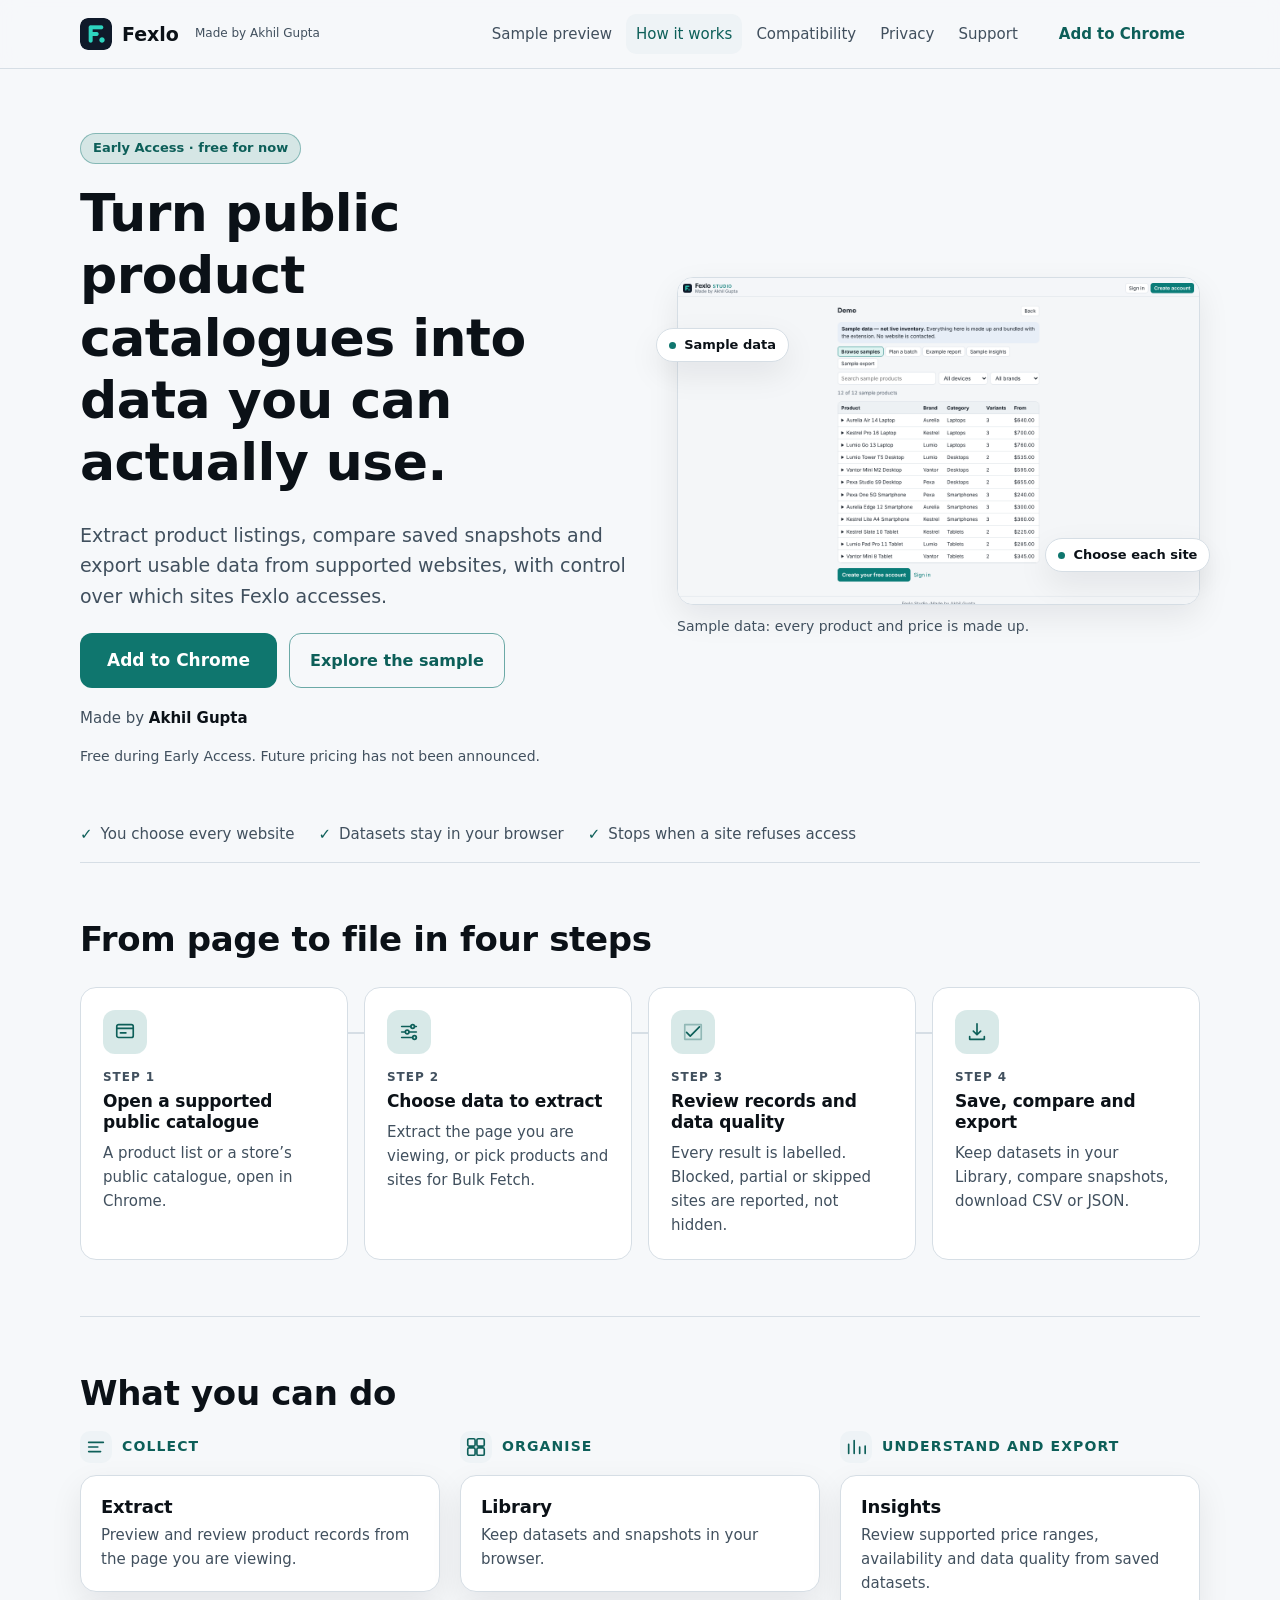
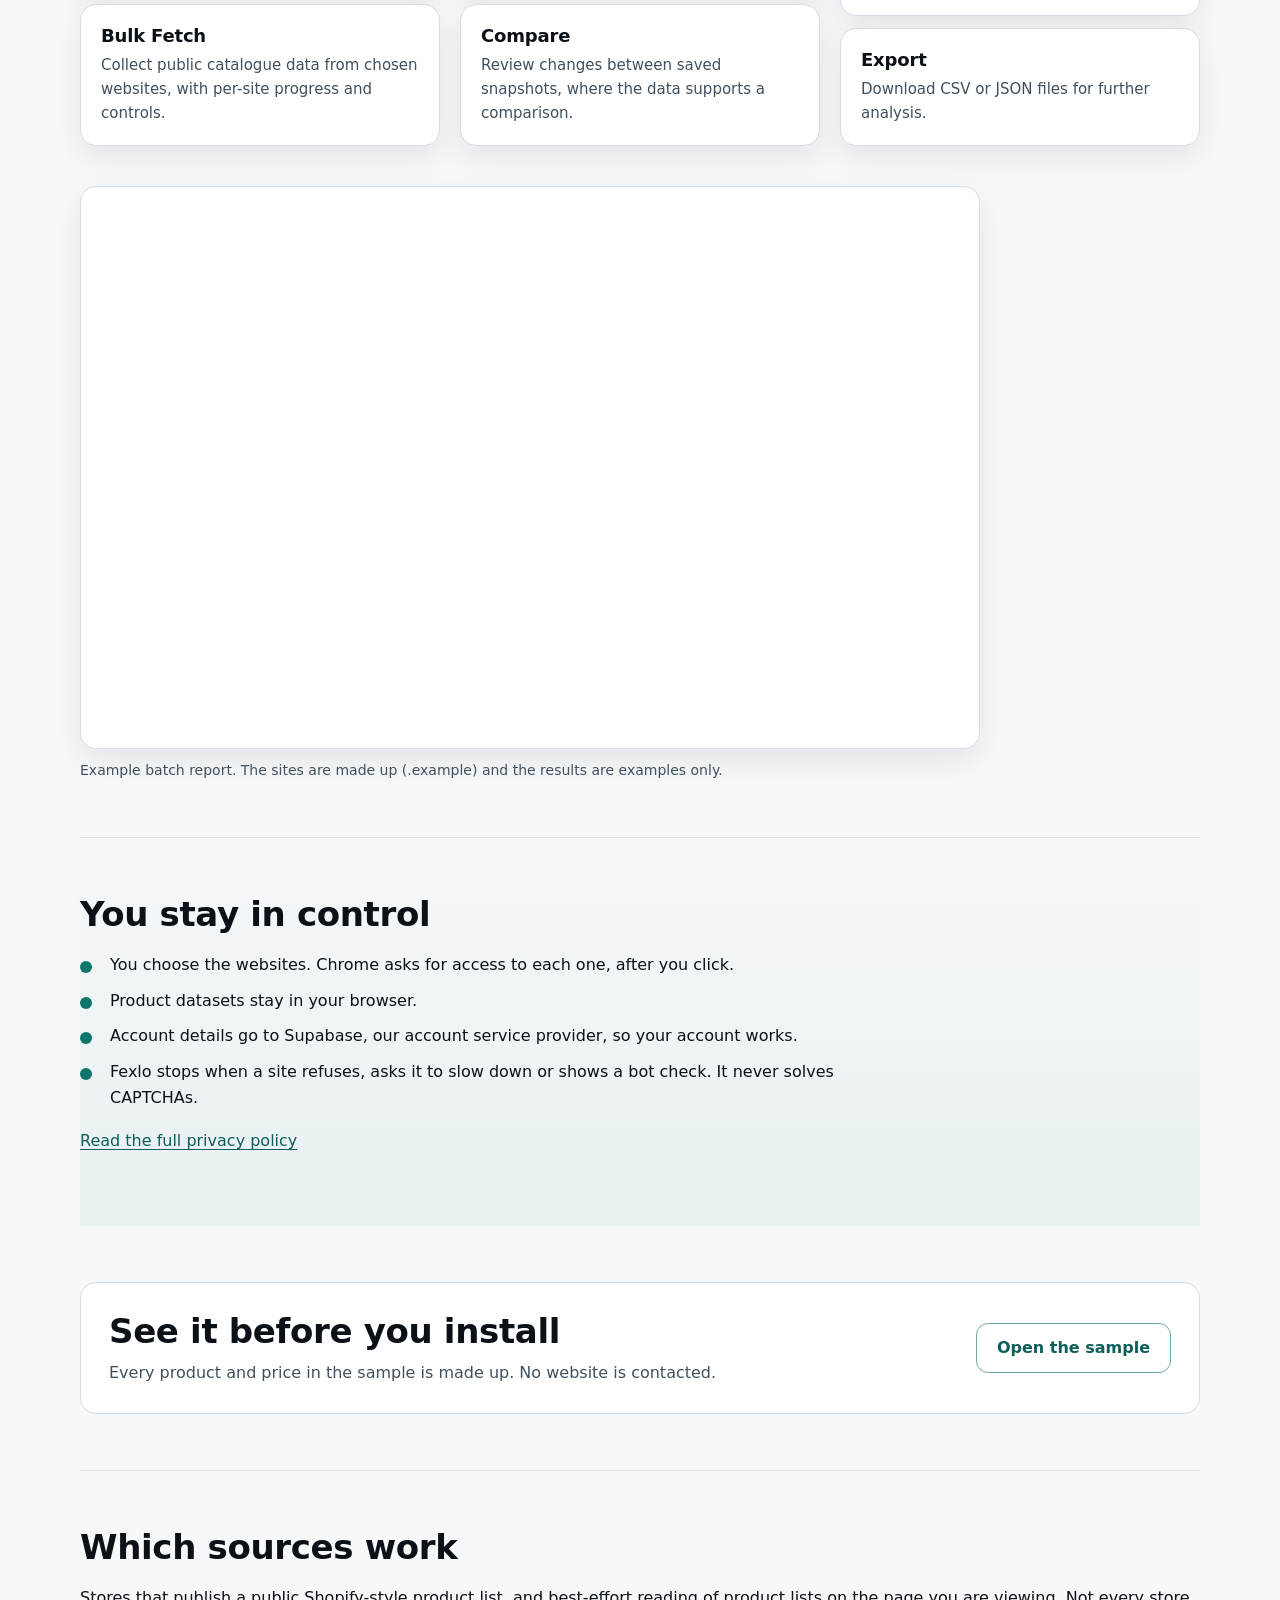
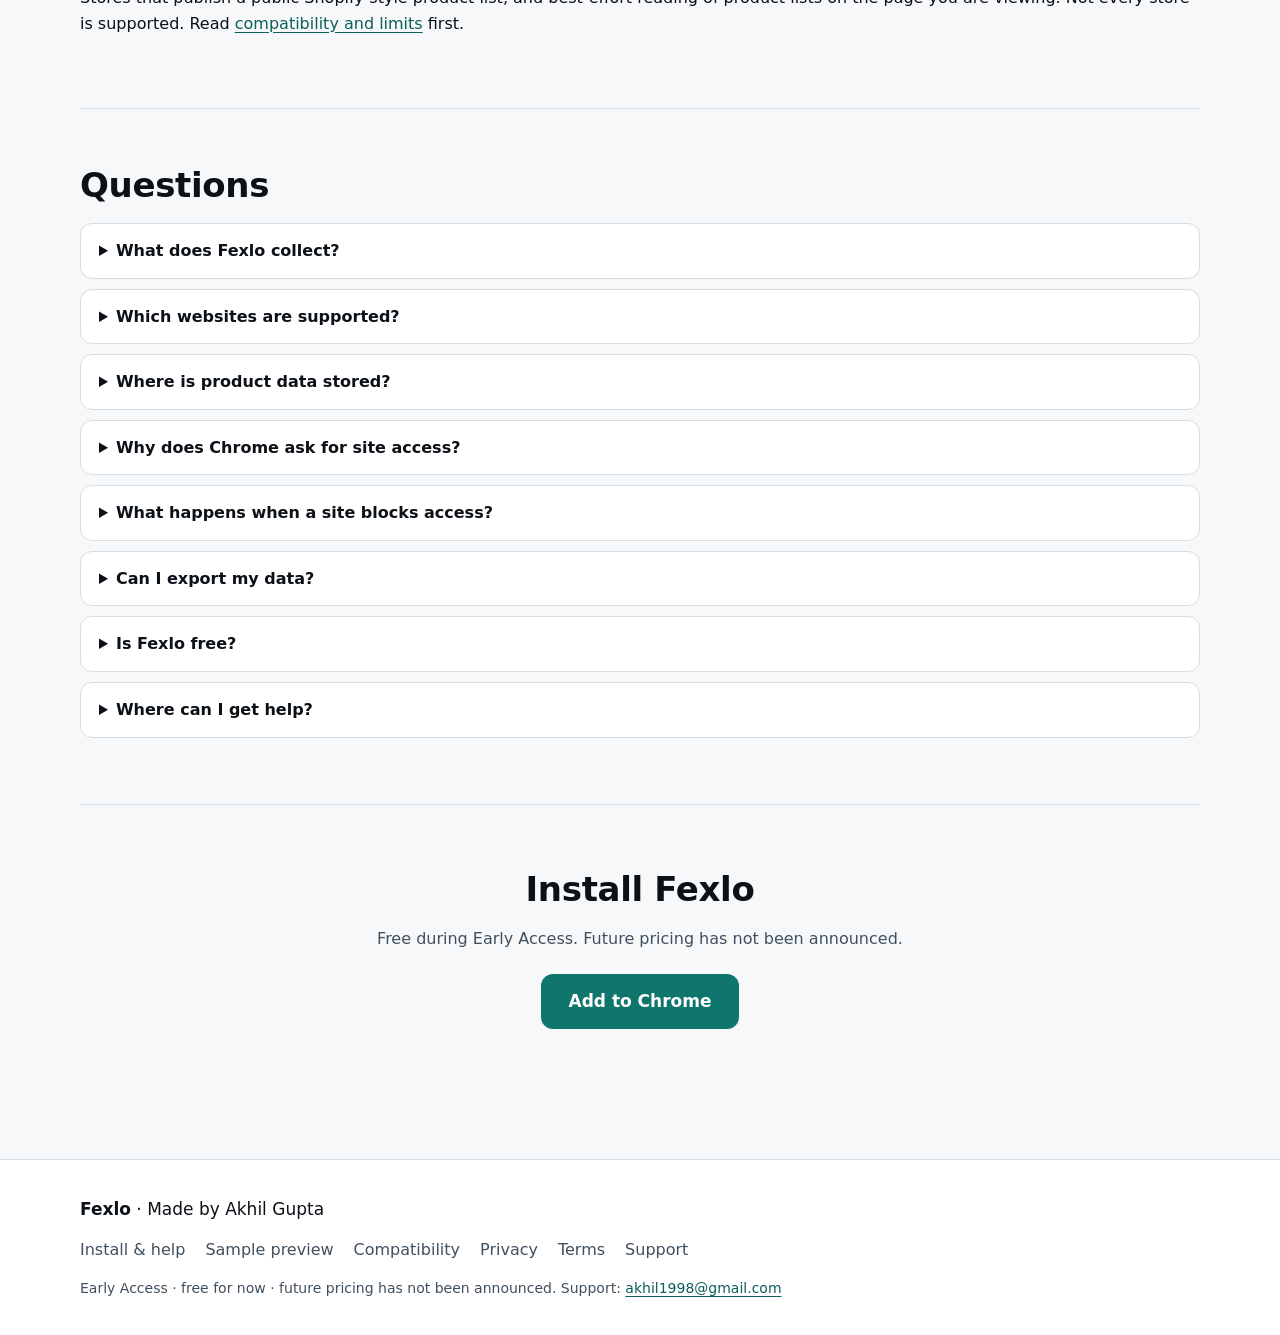
<file: index.html>
<!doctype html>
<html lang="en">
<head>
<meta charset="utf-8">
<meta name="viewport" content="width=device-width, initial-scale=1">
<meta http-equiv="Content-Security-Policy" content="default-src 'none'; style-src 'self'; script-src 'self'; img-src 'self' data:; connect-src 'none'; base-uri 'none'; form-action 'none'">
<meta name="referrer" content="no-referrer">
<meta name="description" content="Fexlo is a Chrome extension that extracts, collects, compares and exports public product-catalogue data from websites you choose. Your datasets stay in your browser.">

<meta name="google-site-verification" content="BBXklo4WTtRbkPVbNYLopD2M79CPD8dFow9ihCWFyF0" />
<link rel="canonical" href="https://akhilguptahub.github.io/fexlo-public-info/">
<meta property="og:url" content="https://akhilguptahub.github.io/fexlo-public-info/">
<meta property="og:site_name" content="Fexlo">
<meta property="og:type" content="website">
<meta property="og:title" content="Fexlo: collect, compare and export public product data">
<meta property="og:description" content="Fexlo is a Chrome extension that extracts, collects, compares and exports public product-catalogue data from websites you choose. Your datasets stay in your browser.">
<meta property="og:image" content="https://akhilguptahub.github.io/fexlo-public-info/assets/img/og.png">
<meta name="twitter:card" content="summary_large_image">
<link rel="icon" href="assets/img/icon-128.png" type="image/png">
<link rel="stylesheet" href="assets/site.css">
<title>Fexlo: collect, compare and export public product data</title>
</head>
<body>
<a class="skip" href="#main">Skip to content</a>
<header class="site-header"><div class="wrap bar">
<a class="brand" href="index.html"><img src="assets/img/icon-128.png" alt="" width="32" height="32"><span>Fexlo</span><small>Made by Akhil Gupta</small></a>
<nav class="nav" aria-label="Main"><a href="sample.html">Sample preview</a><a href="index.html#how" aria-current="page">How it works</a><a href="compatibility.html">Compatibility</a><a href="privacy.html">Privacy</a><a href="support.html">Support</a></nav>
<a class="btn small" href="https://chromewebstore.google.com/detail/fexlo/kklmomfoohafpghcfpenhpkfamjjnphf" target="_blank" rel="noopener noreferrer">Add to Chrome</a>
</div></header>
<main id="main"><div class="wrap">

<section class="hero" aria-labelledby="hero-title">
<div class="hero-copy">
<p class="eyebrow">Early Access · free for now</p>
<h1 id="hero-title">Turn public product catalogues into data you can actually use.</h1>
<p class="lead">Extract product listings, compare saved snapshots and export usable data from supported websites, with control over which sites Fexlo accesses.</p>
<div class="cta-row"><a class="btn primary big" href="https://chromewebstore.google.com/detail/fexlo/kklmomfoohafpghcfpenhpkfamjjnphf" target="_blank" rel="noopener noreferrer">Add to Chrome</a><a class="btn ghost" href="sample.html">Explore the sample</a></div>

<p class="byline">Made by <strong>Akhil Gupta</strong></p>
<p class="fine">Free during Early Access. Future pricing has not been announced.</p>
</div>
<figure class="shot">
<div class="frame"><img src="assets/img/demo-browse.png" alt="Fexlo browse view listing twelve made-up sample products with brand, category, variant count and price" width="1280" height="800" loading="eager" decoding="async"></div>
<span class="callout c1">Sample data</span>
<span class="callout c2">Choose each site</span>
<figcaption>Sample data: every product and price is made up.</figcaption>
</figure>
</section>
<ul class="facts" aria-label="Key facts">
<li>You choose every website</li>
<li>Datasets stay in your browser</li>
<li>Stops when a site refuses access</li>
</ul>

<section id="how" class="section" aria-labelledby="flow-title">
<h2 id="flow-title">From page to file in four steps</h2>
<div class="flow">
<div class="flow-line" aria-hidden="true"><span class="flow-dot"></span></div>
<ol class="flow-steps">
<li class="stage stage-1"><span class="stage-icon" aria-hidden="true"><svg viewBox="0 0 24 24" aria-hidden="true"><rect x="3" y="4" width="18" height="14" rx="2"/><path d="M3 8h18M7 13h6"/></svg></span><span class="stage-no">Step 1</span><h3>Open a supported public catalogue</h3><p>A product list or a store’s public catalogue, open in Chrome.</p></li>
<li class="stage stage-2"><span class="stage-icon" aria-hidden="true"><svg viewBox="0 0 24 24" aria-hidden="true"><path d="M4 6h10M18 6h2M4 12h4M12 12h8M4 18h12M20 18h0"/><circle cx="16" cy="6" r="2"/><circle cx="10" cy="12" r="2"/><circle cx="18" cy="18" r="2"/></svg></span><span class="stage-no">Step 2</span><h3>Choose data to extract</h3><p>Extract the page you are viewing, or pick products and sites for Bulk Fetch.</p></li>
<li class="stage stage-3"><span class="stage-icon" aria-hidden="true"><svg viewBox="0 0 24 24" aria-hidden="true"><path d="M5 12.5l4 4 10-10"/><path d="M3 4h18v16H3z" opacity=".35"/></svg></span><span class="stage-no">Step 3</span><h3>Review records and data quality</h3><p>Every result is labelled. Blocked, partial or skipped sites are reported, not hidden.</p></li>
<li class="stage stage-4"><span class="stage-icon" aria-hidden="true"><svg viewBox="0 0 24 24" aria-hidden="true"><path d="M12 3v12m0 0l-4-4m4 4l4-4"/><path d="M4 17v3h16v-3"/></svg></span><span class="stage-no">Step 4</span><h3>Save, compare and export</h3><p>Keep datasets in your Library, compare snapshots, download CSV or JSON.</p></li>
</ol>
</div>
</section>

<section class="section" aria-labelledby="features-title">
<h2 id="features-title">What you can do</h2>
<div class="chapters">
<div class="chapter"><p class="chapter-name"><span class="chapter-icon" aria-hidden="true"><svg viewBox="0 0 24 24" aria-hidden="true"><path d="M4 7h16M4 12h10M4 17h13"/></svg></span>Collect</p><article class="card"><h3>Extract</h3><p>Preview and review product records from the page you are viewing.</p></article><article class="card"><h3>Bulk Fetch</h3><p>Collect public catalogue data from chosen websites, with per-site progress and controls.</p></article></div>
<div class="chapter"><p class="chapter-name"><span class="chapter-icon" aria-hidden="true"><svg viewBox="0 0 24 24" aria-hidden="true"><rect x="3" y="3" width="8" height="8" rx="1.5"/><rect x="13" y="3" width="8" height="8" rx="1.5"/><rect x="3" y="13" width="8" height="8" rx="1.5"/><rect x="13" y="13" width="8" height="8" rx="1.5"/></svg></span>Organise</p><article class="card"><h3>Library</h3><p>Keep datasets and snapshots in your browser.</p></article><article class="card"><h3>Compare</h3><p>Review changes between saved snapshots, where the data supports a comparison.</p></article></div>
<div class="chapter"><p class="chapter-name"><span class="chapter-icon" aria-hidden="true"><svg viewBox="0 0 24 24" aria-hidden="true"><path d="M4 19V9m6 10V5m6 14v-7m6 7V11"/></svg></span>Understand and export</p><article class="card"><h3>Insights</h3><p>Review supported price ranges, availability and data quality from saved datasets.</p></article><article class="card"><h3>Export</h3><p>Download CSV or JSON files for further analysis.</p></article></div>
</div>
<figure class="shot shot-wide">
<div class="frame"><img src="assets/img/demo-batch-report.png" alt="Example batch report with three made-up sites, each with its own result label" width="1280" height="800" loading="eager" decoding="async"></div>
<figcaption>Example batch report. The sites are made up (.example) and the results are examples only.</figcaption>
</figure>
</section>

<section id="privacy-control" class="section trust" aria-labelledby="trust-title">
<h2 id="trust-title">You stay in control</h2>
<ul class="checks">
<li>You choose the websites. Chrome asks for access to each one, after you click.</li>
<li>Product datasets stay in your browser.</li>
<li>Account details go to Supabase, our account service provider, so your account works.</li>
<li>Fexlo stops when a site refuses, asks it to slow down or shows a bot check. It never solves CAPTCHAs.</li>
</ul>
<p class="more"><a href="privacy.html">Read the full privacy policy</a></p>
</section>

<section class="section band" aria-labelledby="sample-title">
<div>
<h2 id="sample-title">See it before you install</h2>
<p>Every product and price in the sample is made up. No website is contacted.</p>
</div>
<a class="btn ghost" href="sample.html">Open the sample</a>
</section>

<section class="section" aria-labelledby="compat-title">
<h2 id="compat-title">Which sources work</h2>
<p>Stores that publish a public Shopify-style product list, and best-effort reading of product lists on the page you are viewing. Not every store is supported. Read <a href="compatibility.html">compatibility and limits</a> first.</p>
</section>

<section class="section" id="faq" aria-labelledby="faq-title">
<h2 id="faq-title">Questions</h2>
<details><summary>What does Fexlo collect?</summary><p>Your account details, sent to our account service (Supabase). Product data, website lists and filters stay in your browser. The <a href="privacy.html">privacy policy</a> lists every item.</p></details>
<details><summary>Which websites are supported?</summary><p>Stores that publish a public Shopify-style product list, and product lists on the page you are viewing, on a best-effort basis. Not every store is supported. See <a href="compatibility.html">compatibility and limits</a>.</p></details>
<details><summary>Where is product data stored?</summary><p>In your browser, on your device. It is not uploaded to Fexlo’s account service. Delete it in the Library, or remove the extension.</p></details>
<details><summary>Why does Chrome ask for site access?</summary><p>Chrome requires permission before an extension can read a website. Fexlo asks for each site you add, one at a time, after you click.</p></details>
<details><summary>What happens when a site blocks access?</summary><p>Fexlo marks that site as blocked, stops reading it, and does not try to get past the block. Other sites in the batch continue.</p></details>
<details><summary>Can I export my data?</summary><p>Yes. Results and saved datasets export as CSV or JSON, with the source and capture time.</p></details>
<details><summary>Is Fexlo free?</summary><p>Free during Early Access. Future pricing has not been announced, so this is not a promise that it stays free.</p></details>
<details><summary>Where can I get help?</summary><p>Read the <a href="install.html">install and help guide</a>, then use the <a href="support.html">support page</a>. Include your Fexlo version (Settings, then About).</p></details>
</section>

<section class="final" aria-labelledby="final-title">
<h2 id="final-title">Install Fexlo</h2>
<p>Free during Early Access. Future pricing has not been announced.</p>
<div class="cta-row"><a class="btn primary big" href="https://chromewebstore.google.com/detail/fexlo/kklmomfoohafpghcfpenhpkfamjjnphf" target="_blank" rel="noopener noreferrer">Add to Chrome</a></div>

</section>
</div></main>
<footer class="site-footer"><div class="wrap foot">
<p class="foot-brand"><strong>Fexlo</strong> · Made by Akhil Gupta</p>
<nav class="foot-nav" aria-label="Footer">
<a href="install.html">Install &amp; help</a><a href="sample.html">Sample preview</a><a href="compatibility.html">Compatibility</a><a href="privacy.html">Privacy</a><a href="terms.html">Terms</a><a href="support.html">Support</a>
</nav>
<p class="fine">Early Access · free for now · future pricing has not been announced. Support: <a href="mailto:akhil1998@gmail.com">akhil1998@gmail.com</a></p>
</div></footer>

</body>
</html>
</file>
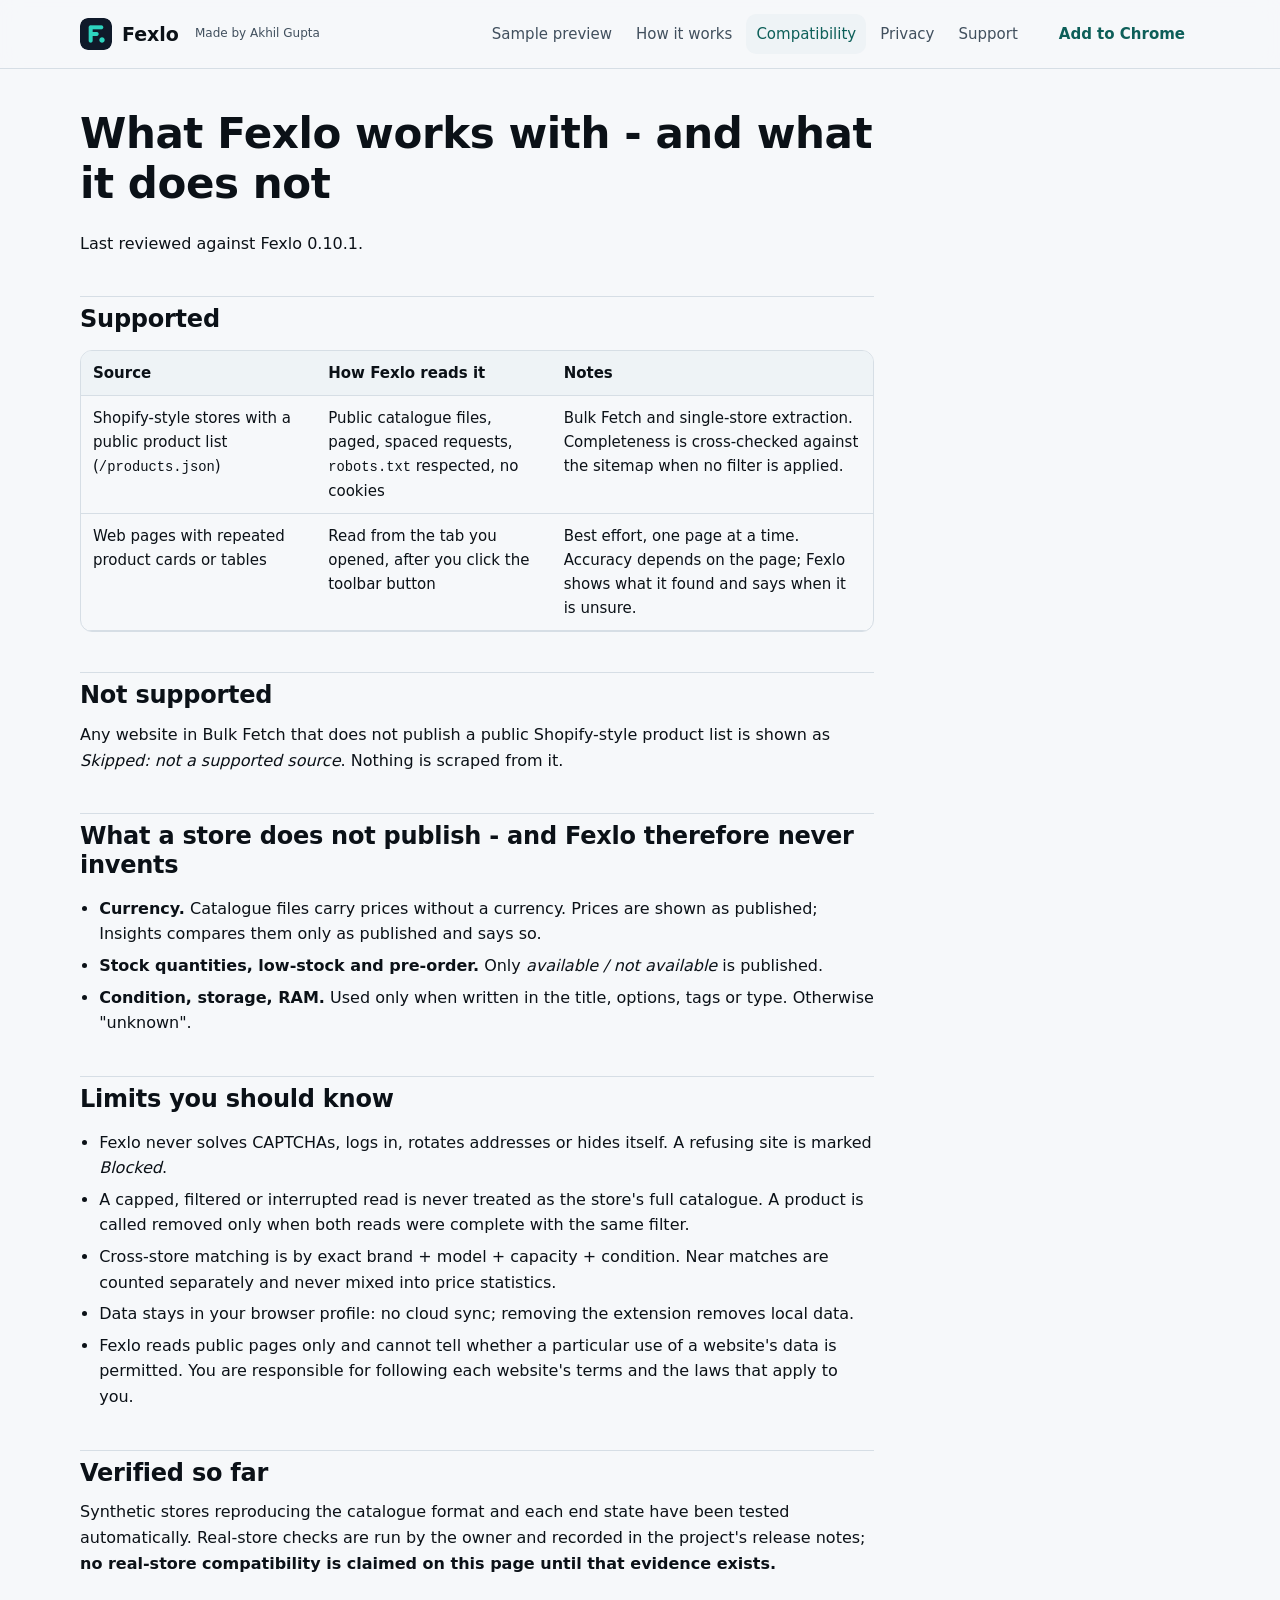
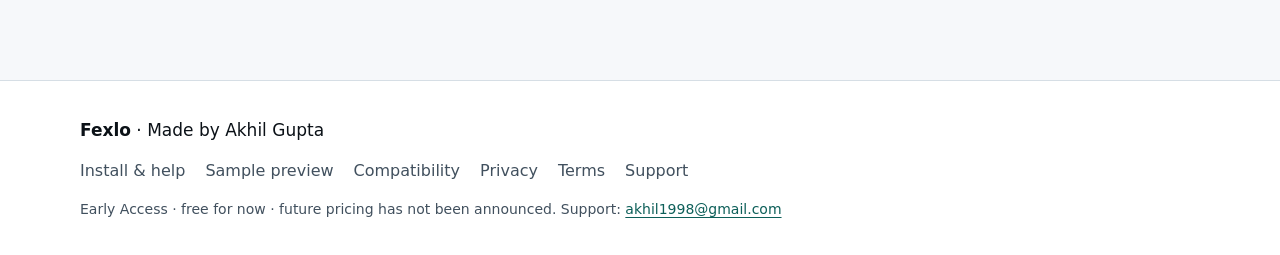
<file: compatibility.html>
<!doctype html>
<html lang="en">
<head>
<meta charset="utf-8">
<meta name="viewport" content="width=device-width, initial-scale=1">
<meta http-equiv="Content-Security-Policy" content="default-src 'none'; style-src 'self'; script-src 'self'; img-src 'self' data:; connect-src 'none'; base-uri 'none'; form-action 'none'">
<meta name="referrer" content="no-referrer">
<meta name="description" content="Which sources Fexlo can read, what it does not read, and its limits.">


<link rel="canonical" href="https://akhilguptahub.github.io/fexlo-public-info/compatibility.html">
<meta property="og:url" content="https://akhilguptahub.github.io/fexlo-public-info/compatibility.html">
<meta property="og:site_name" content="Fexlo">
<meta property="og:type" content="website">
<meta property="og:title" content="Compatibility and limits - Fexlo">
<meta property="og:description" content="Which sources Fexlo can read, what it does not read, and its limits.">
<meta property="og:image" content="https://akhilguptahub.github.io/fexlo-public-info/assets/img/og.png">
<meta name="twitter:card" content="summary_large_image">
<link rel="icon" href="assets/img/icon-128.png" type="image/png">
<link rel="stylesheet" href="assets/site.css">
<title>Compatibility and limits - Fexlo</title>
</head>
<body>
<a class="skip" href="#main">Skip to content</a>
<header class="site-header"><div class="wrap bar">
<a class="brand" href="index.html"><img src="assets/img/icon-128.png" alt="" width="32" height="32"><span>Fexlo</span><small>Made by Akhil Gupta</small></a>
<nav class="nav" aria-label="Main"><a href="sample.html">Sample preview</a><a href="index.html#how">How it works</a><a href="compatibility.html" aria-current="page">Compatibility</a><a href="privacy.html">Privacy</a><a href="support.html">Support</a></nav>
<a class="btn small" href="https://chromewebstore.google.com/detail/fexlo/kklmomfoohafpghcfpenhpkfamjjnphf" target="_blank" rel="noopener noreferrer">Add to Chrome</a>
</div></header>
<main id="main"><div class="wrap">
<article class="doc"><h1>What Fexlo works with - and what it does not</h1>
<p>Last reviewed against Fexlo 0.10.1.</p>
<h2>Supported</h2>
<div class="table-scroll"><table><thead><tr><th scope="col">Source</th><th scope="col">How Fexlo reads it</th><th scope="col">Notes</th></tr></thead><tbody><tr><td>Shopify-style stores with a public product list (<code>/products.json</code>)</td><td>Public catalogue files, paged, spaced requests, <code>robots.txt</code> respected, no cookies</td><td>Bulk Fetch and single-store extraction. Completeness is cross-checked against the sitemap when no filter is applied.</td></tr><tr><td>Web pages with repeated product cards or tables</td><td>Read from the tab you opened, after you click the toolbar button</td><td>Best effort, one page at a time. Accuracy depends on the page; Fexlo shows what it found and says when it is unsure.</td></tr></tbody></table></div>
<h2>Not supported</h2>
<p>Any website in Bulk Fetch that does not publish a public Shopify-style product list is shown as <em>Skipped: not a supported source</em>. Nothing is scraped from it.</p>
<h2>What a store does not publish - and Fexlo therefore never invents</h2>
<ul><li><strong>Currency.</strong> Catalogue files carry prices without a currency. Prices are shown as published; Insights compares them only as published and says so.</li><li><strong>Stock quantities, low-stock and pre-order.</strong> Only <em>available / not available</em> is published.</li><li><strong>Condition, storage, RAM.</strong> Used only when written in the title, options, tags or type. Otherwise &quot;unknown&quot;.</li></ul>
<h2>Limits you should know</h2>
<ul><li>Fexlo never solves CAPTCHAs, logs in, rotates addresses or hides itself. A refusing site is marked <em>Blocked</em>.</li><li>A capped, filtered or interrupted read is never treated as the store's full catalogue. A product is called removed only when both reads were complete with the same filter.</li><li>Cross-store matching is by exact brand + model + capacity + condition. Near matches are counted separately and never mixed into price statistics.</li><li>Data stays in your browser profile: no cloud sync; removing the extension removes local data.</li><li>Fexlo reads public pages only and cannot tell whether a particular use of a website's data is permitted. You are responsible for following each website's terms and the laws that apply to you.</li></ul>
<h2>Verified so far</h2>
<p>Synthetic stores reproducing the catalogue format and each end state have been tested automatically. Real-store checks are run by the owner and recorded in the project's release notes; <strong>no real-store compatibility is claimed on this page until that evidence exists.</strong></p></article>
</div></main>
<footer class="site-footer"><div class="wrap foot">
<p class="foot-brand"><strong>Fexlo</strong> · Made by Akhil Gupta</p>
<nav class="foot-nav" aria-label="Footer">
<a href="install.html">Install &amp; help</a><a href="sample.html">Sample preview</a><a href="compatibility.html">Compatibility</a><a href="privacy.html">Privacy</a><a href="terms.html">Terms</a><a href="support.html">Support</a>
</nav>
<p class="fine">Early Access · free for now · future pricing has not been announced. Support: <a href="mailto:akhil1998@gmail.com">akhil1998@gmail.com</a></p>
</div></footer>

</body>
</html>
</file>
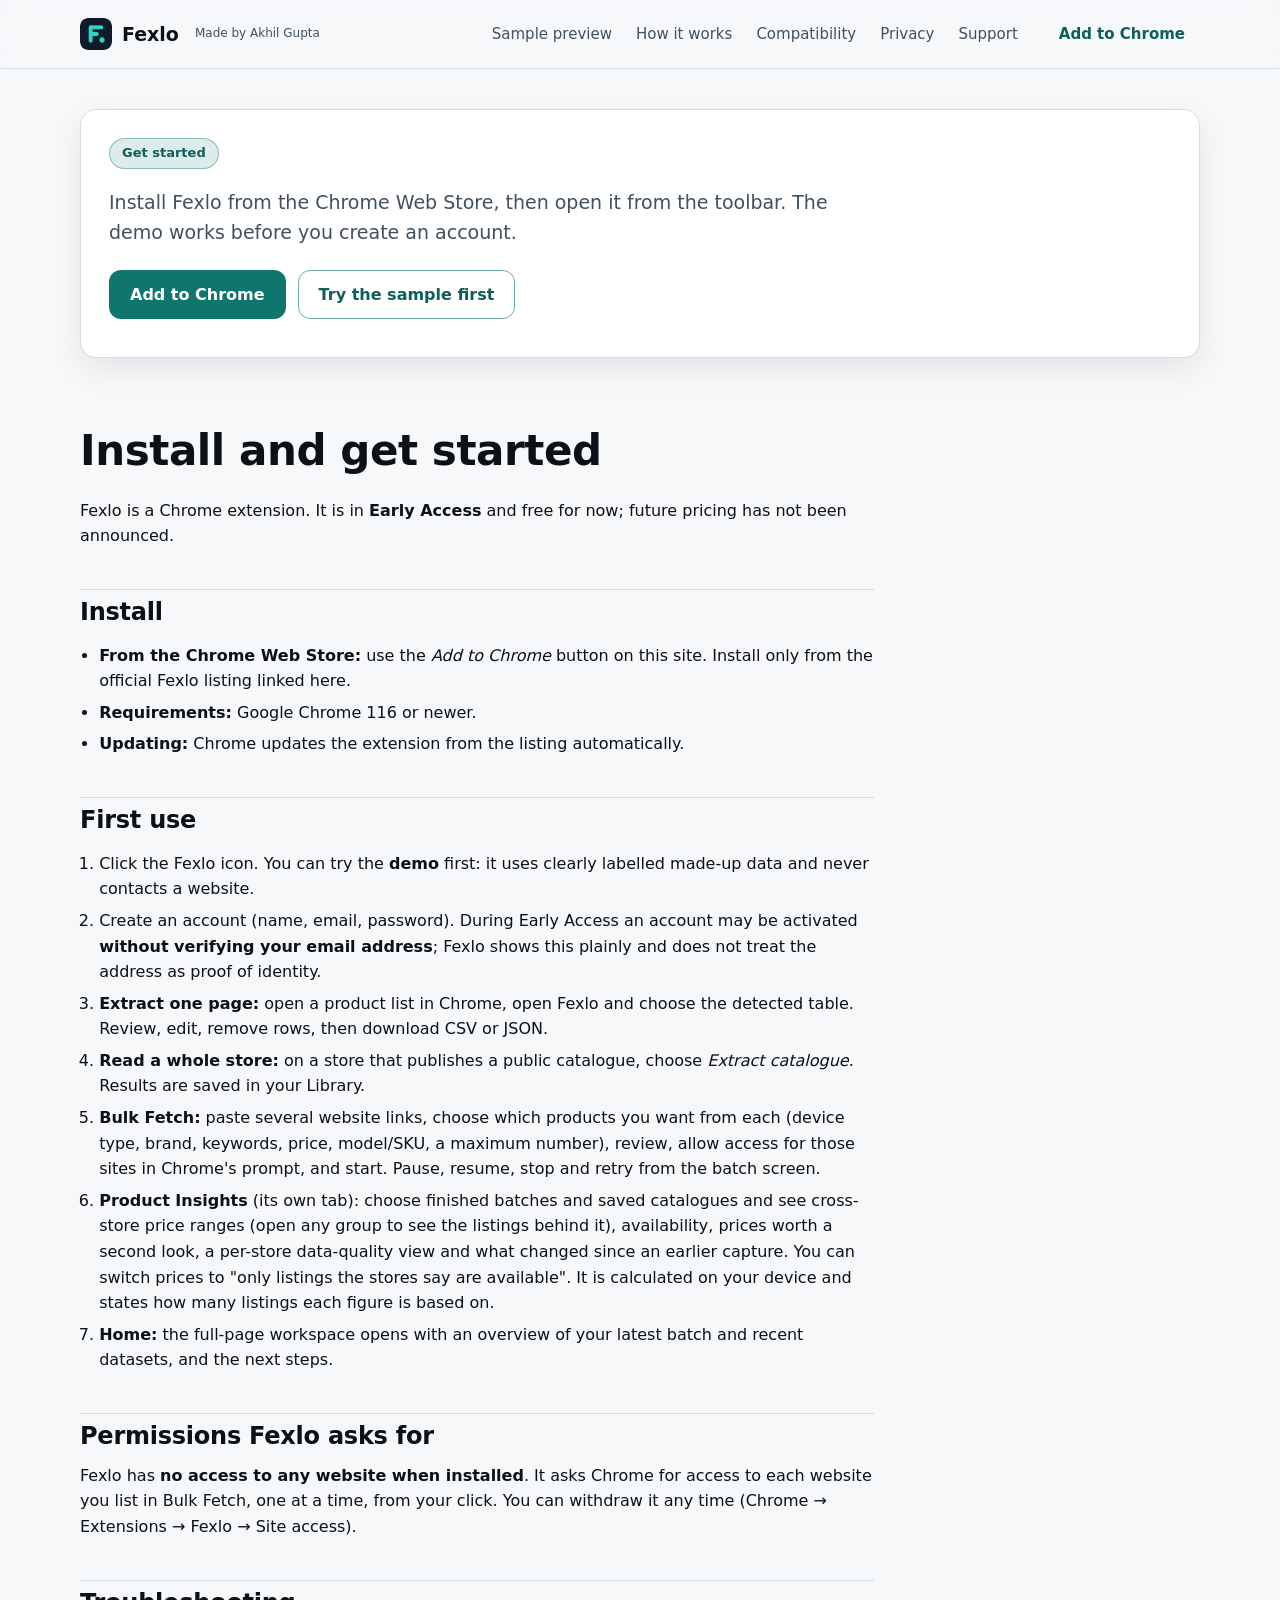
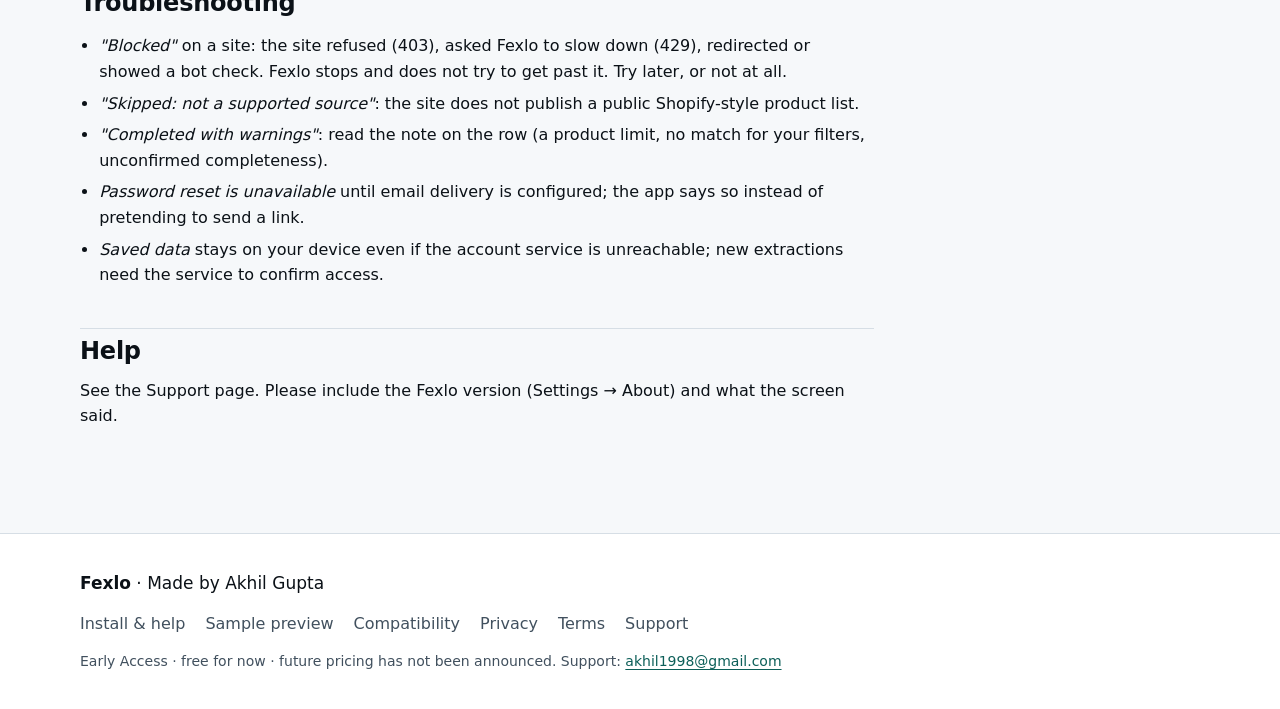
<file: install.html>
<!doctype html>
<html lang="en">
<head>
<meta charset="utf-8">
<meta name="viewport" content="width=device-width, initial-scale=1">
<meta http-equiv="Content-Security-Policy" content="default-src 'none'; style-src 'self'; script-src 'self'; img-src 'self' data:; connect-src 'none'; base-uri 'none'; form-action 'none'">
<meta name="referrer" content="no-referrer">
<meta name="description" content="Install Fexlo from the Chrome Web Store, get started in a few minutes and fix common problems.">


<link rel="canonical" href="https://akhilguptahub.github.io/fexlo-public-info/install.html">
<meta property="og:url" content="https://akhilguptahub.github.io/fexlo-public-info/install.html">
<meta property="og:site_name" content="Fexlo">
<meta property="og:type" content="website">
<meta property="og:title" content="Install and get started - Fexlo">
<meta property="og:description" content="Install Fexlo from the Chrome Web Store, get started in a few minutes and fix common problems.">
<meta property="og:image" content="https://akhilguptahub.github.io/fexlo-public-info/assets/img/og.png">
<meta name="twitter:card" content="summary_large_image">
<link rel="icon" href="assets/img/icon-128.png" type="image/png">
<link rel="stylesheet" href="assets/site.css">
<title>Install and get started - Fexlo</title>
</head>
<body>
<a class="skip" href="#main">Skip to content</a>
<header class="site-header"><div class="wrap bar">
<a class="brand" href="index.html"><img src="assets/img/icon-128.png" alt="" width="32" height="32"><span>Fexlo</span><small>Made by Akhil Gupta</small></a>
<nav class="nav" aria-label="Main"><a href="sample.html">Sample preview</a><a href="index.html#how">How it works</a><a href="compatibility.html">Compatibility</a><a href="privacy.html">Privacy</a><a href="support.html">Support</a></nav>
<a class="btn small" href="https://chromewebstore.google.com/detail/fexlo/kklmomfoohafpghcfpenhpkfamjjnphf" target="_blank" rel="noopener noreferrer">Add to Chrome</a>
</div></header>
<main id="main"><div class="wrap">
<div class="install-cta card-strong"><p class="eyebrow">Get started</p><p class="lead">Install Fexlo from the Chrome Web Store, then open it from the toolbar. The demo works before you create an account.</p><div class="cta-row"><a class="btn primary" href="https://chromewebstore.google.com/detail/fexlo/kklmomfoohafpghcfpenhpkfamjjnphf" target="_blank" rel="noopener noreferrer">Add to Chrome</a><a class="btn ghost" href="sample.html">Try the sample first</a></div></div>
<article class="doc"><h1>Install and get started</h1>
<p>Fexlo is a Chrome extension. It is in <strong>Early Access</strong> and free for now; future pricing has not been announced.</p>
<h2>Install</h2>
<ul><li><strong>From the Chrome Web Store:</strong> use the <em>Add to Chrome</em> button on this site. Install only from the official Fexlo listing linked here.</li><li><strong>Requirements:</strong> Google Chrome 116 or newer.</li><li><strong>Updating:</strong> Chrome updates the extension from the listing automatically.</li></ul>
<h2>First use</h2>
<ol><li>Click the Fexlo icon. You can try the <strong>demo</strong> first: it uses clearly labelled made-up data and never contacts a website.</li><li>Create an account (name, email, password). During Early Access an account may be activated <strong>without verifying your email address</strong>; Fexlo shows this plainly and does not treat the address as proof of identity.</li><li><strong>Extract one page:</strong> open a product list in Chrome, open Fexlo and choose the detected table. Review, edit, remove rows, then download CSV or JSON.</li><li><strong>Read a whole store:</strong> on a store that publishes a public catalogue, choose <em>Extract catalogue</em>. Results are saved in your Library.</li><li><strong>Bulk Fetch:</strong> paste several website links, choose which products you want from each (device type, brand, keywords, price, model/SKU, a maximum number), review, allow access for those sites in Chrome's prompt, and start. Pause, resume, stop and retry from the batch screen.</li><li><strong>Product Insights</strong> (its own tab): choose finished batches and saved catalogues and see cross-store price ranges (open any group to see the listings behind it), availability, prices worth a second look, a per-store data-quality view and what changed since an earlier capture. You can switch prices to &quot;only listings the stores say are available&quot;. It is calculated on your device and states how many listings each figure is based on.</li><li><strong>Home:</strong> the full-page workspace opens with an overview of your latest batch and recent datasets, and the next steps.</li></ol>
<h2>Permissions Fexlo asks for</h2>
<p>Fexlo has <strong>no access to any website when installed</strong>. It asks Chrome for access to each website you list in Bulk Fetch, one at a time, from your click. You can withdraw it any time (Chrome → Extensions → Fexlo → Site access).</p>
<h2>Troubleshooting</h2>
<ul><li><em>&quot;Blocked&quot;</em> on a site: the site refused (403), asked Fexlo to slow down (429), redirected or showed a bot check. Fexlo stops and does not try to get past it. Try later, or not at all.</li><li><em>&quot;Skipped: not a supported source&quot;</em>: the site does not publish a public Shopify-style product list.</li><li><em>&quot;Completed with warnings&quot;</em>: read the note on the row (a product limit, no match for your filters, unconfirmed completeness).</li><li><em>Password reset is unavailable</em> until email delivery is configured; the app says so instead of pretending to send a link.</li><li><em>Saved data</em> stays on your device even if the account service is unreachable; new extractions need the service to confirm access.</li></ul>
<h2>Help</h2>
<p>See the Support page. Please include the Fexlo version (Settings → About) and what the screen said.</p></article>
</div></main>
<footer class="site-footer"><div class="wrap foot">
<p class="foot-brand"><strong>Fexlo</strong> · Made by Akhil Gupta</p>
<nav class="foot-nav" aria-label="Footer">
<a href="install.html">Install &amp; help</a><a href="sample.html">Sample preview</a><a href="compatibility.html">Compatibility</a><a href="privacy.html">Privacy</a><a href="terms.html">Terms</a><a href="support.html">Support</a>
</nav>
<p class="fine">Early Access · free for now · future pricing has not been announced. Support: <a href="mailto:akhil1998@gmail.com">akhil1998@gmail.com</a></p>
</div></footer>

</body>
</html>
</file>
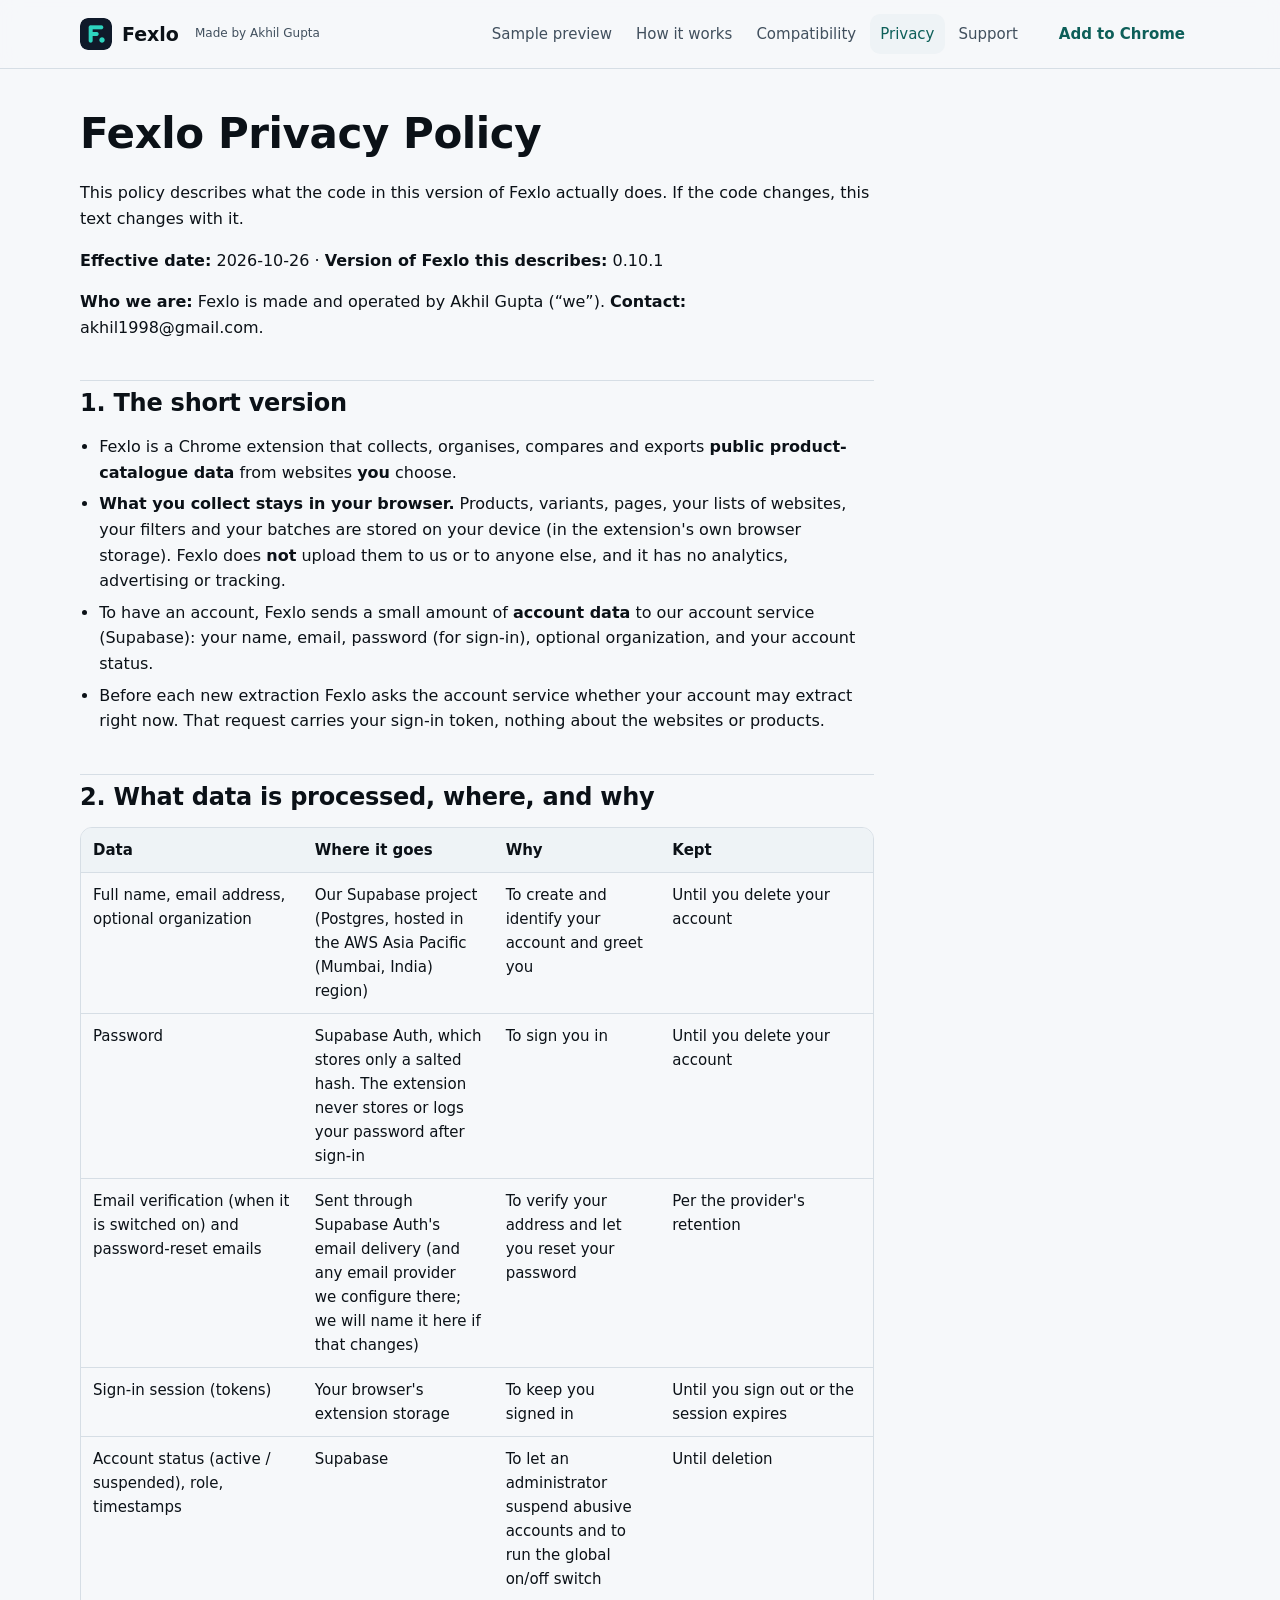
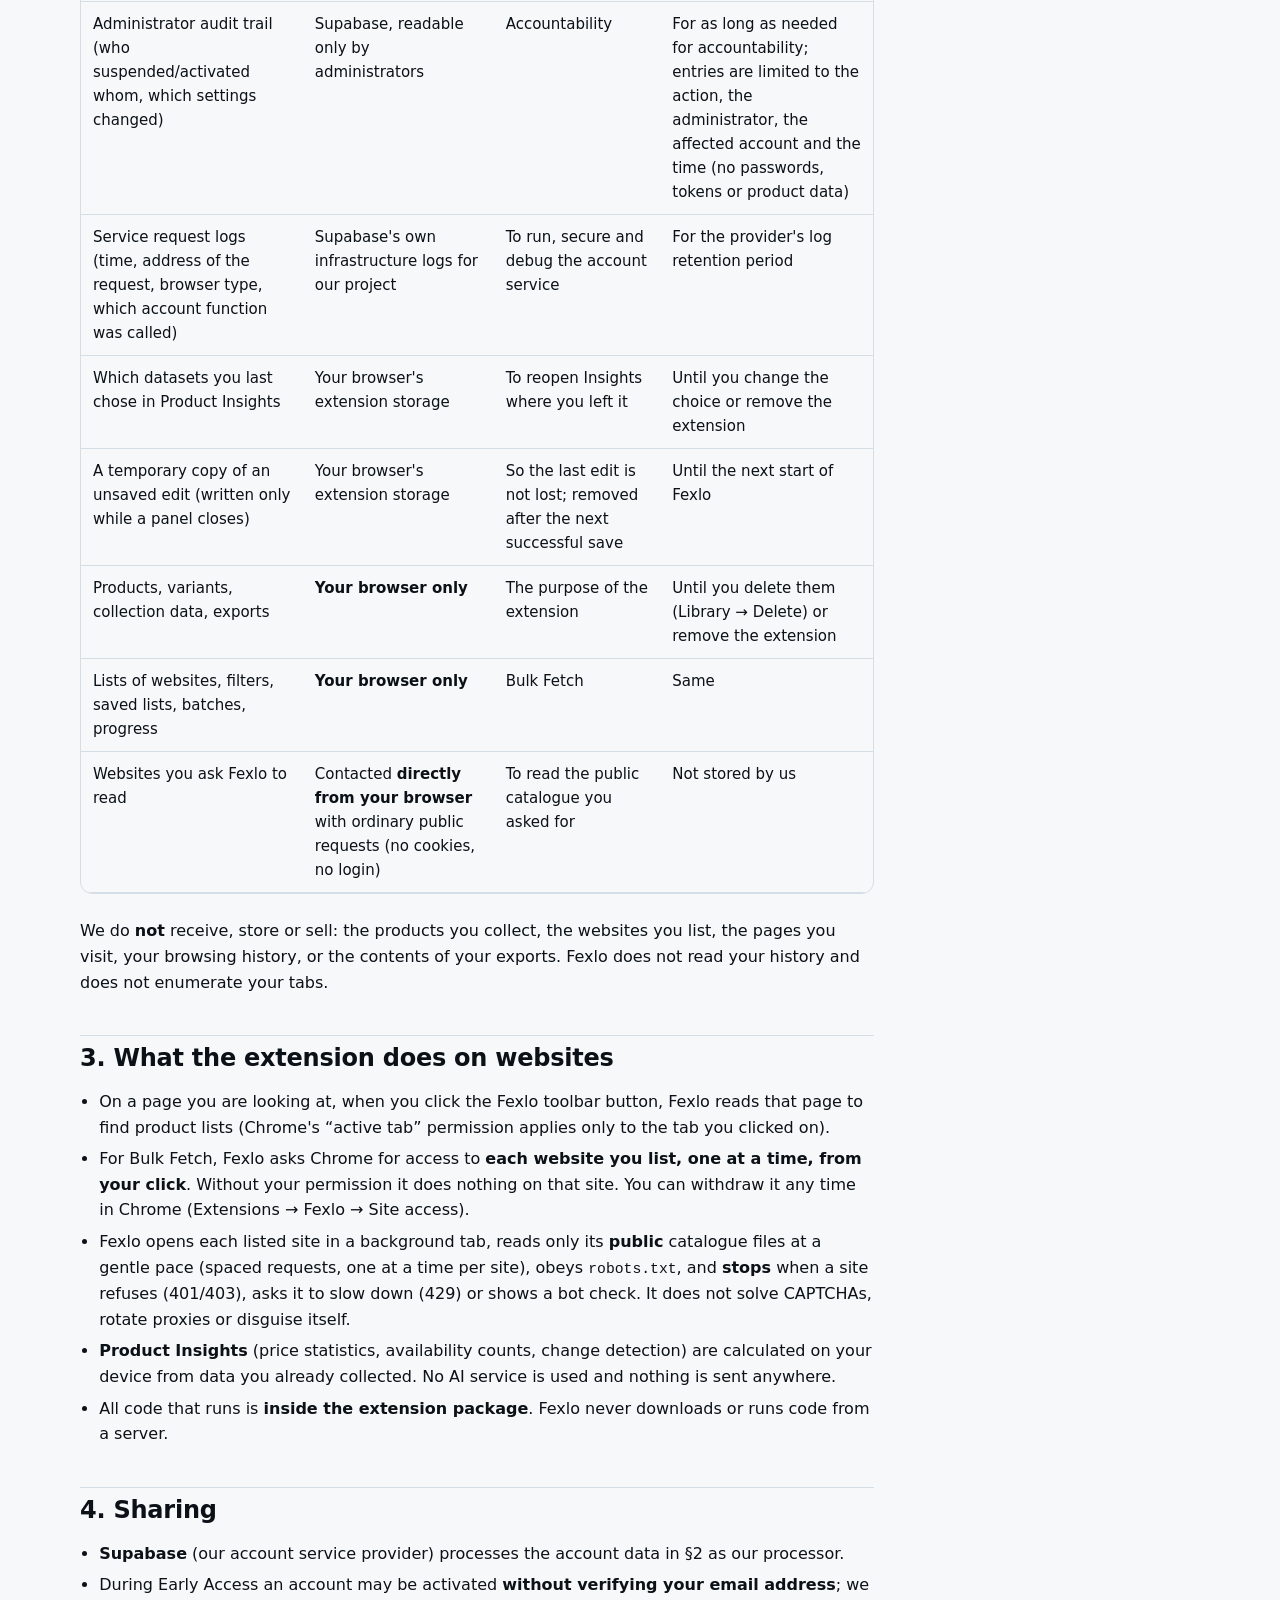
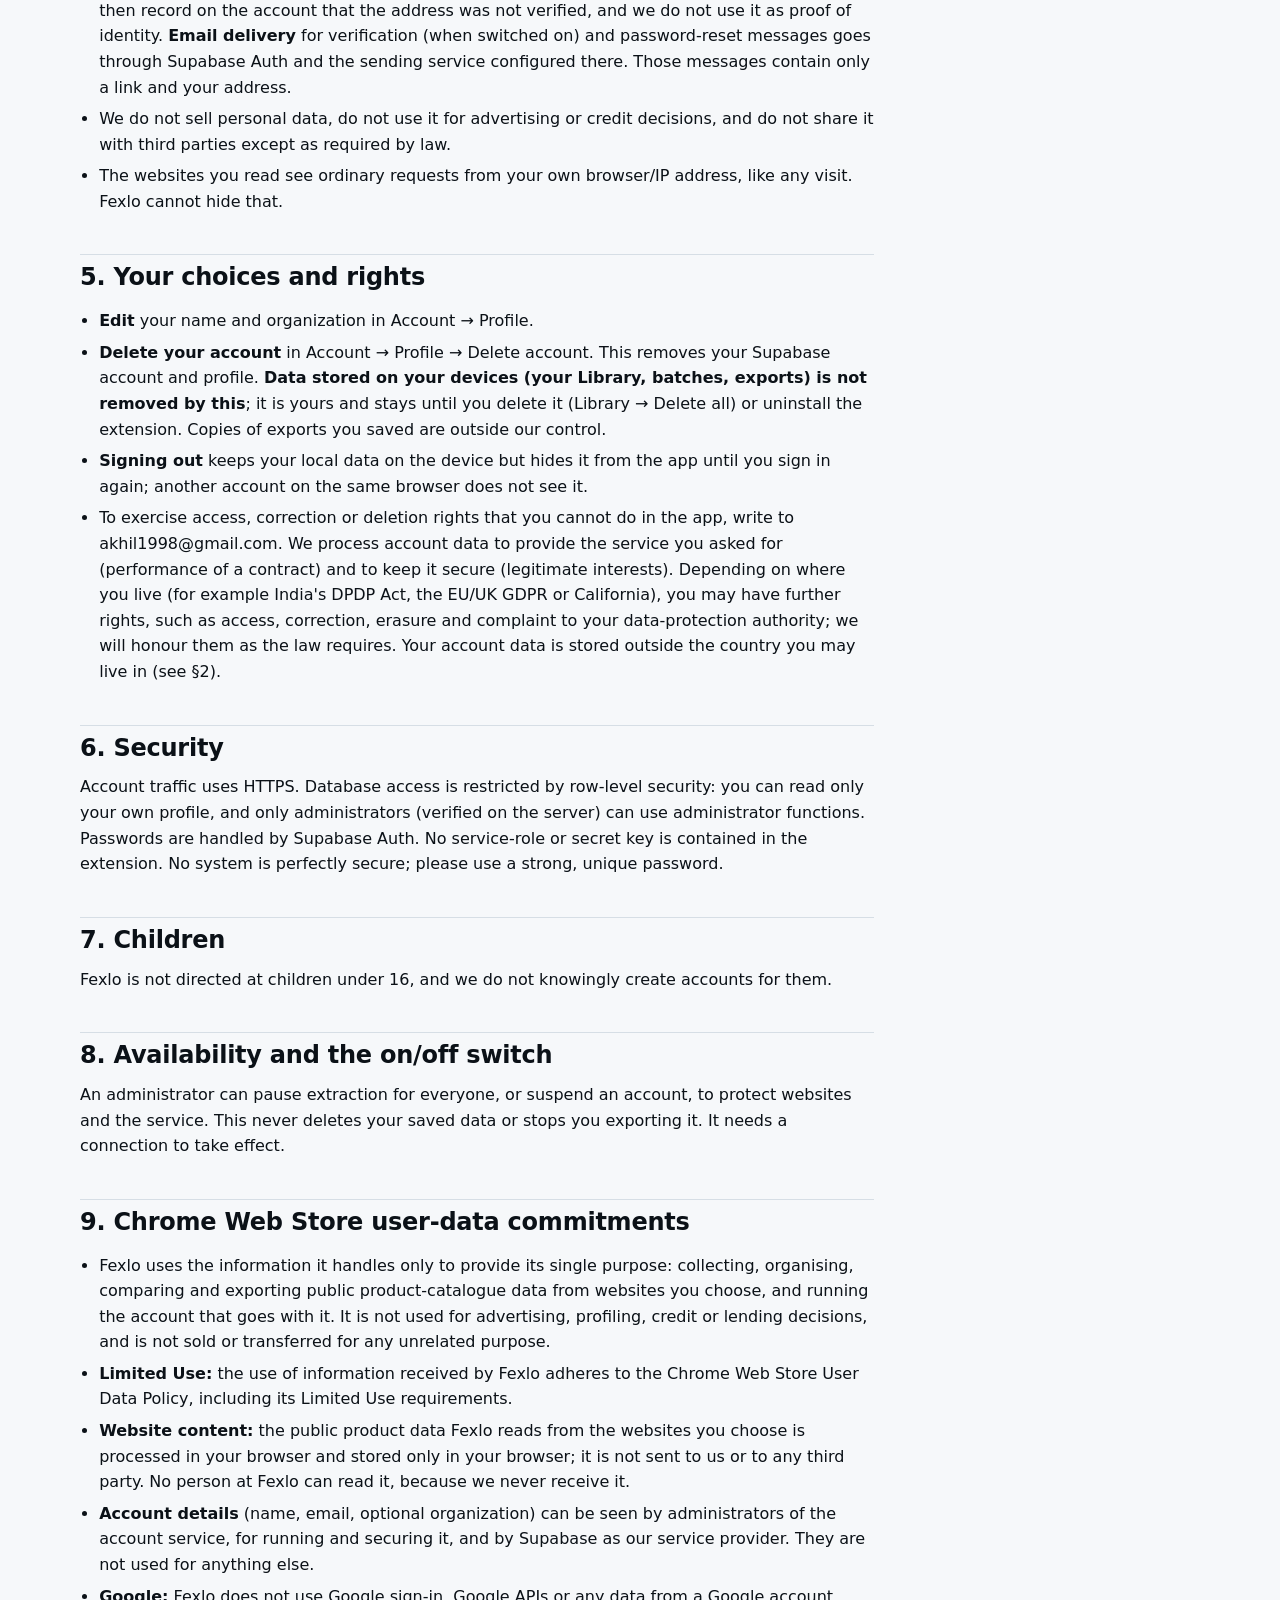
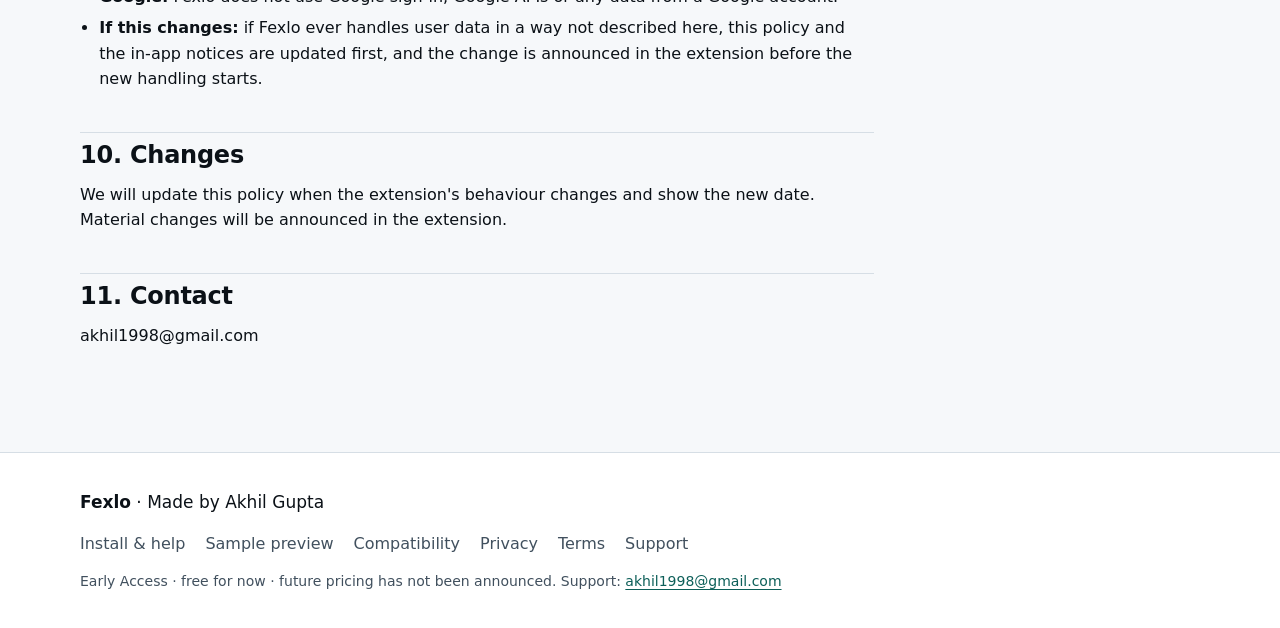
<file: privacy.html>
<!doctype html>
<html lang="en">
<head>
<meta charset="utf-8">
<meta name="viewport" content="width=device-width, initial-scale=1">
<meta http-equiv="Content-Security-Policy" content="default-src 'none'; style-src 'self'; script-src 'self'; img-src 'self' data:; connect-src 'none'; base-uri 'none'; form-action 'none'">
<meta name="referrer" content="no-referrer">
<meta name="description" content="What Fexlo processes, where it goes, how long it is kept and your choices.">


<link rel="canonical" href="https://akhilguptahub.github.io/fexlo-public-info/privacy.html">
<meta property="og:url" content="https://akhilguptahub.github.io/fexlo-public-info/privacy.html">
<meta property="og:site_name" content="Fexlo">
<meta property="og:type" content="website">
<meta property="og:title" content="Privacy policy - Fexlo">
<meta property="og:description" content="What Fexlo processes, where it goes, how long it is kept and your choices.">
<meta property="og:image" content="https://akhilguptahub.github.io/fexlo-public-info/assets/img/og.png">
<meta name="twitter:card" content="summary_large_image">
<link rel="icon" href="assets/img/icon-128.png" type="image/png">
<link rel="stylesheet" href="assets/site.css">
<title>Privacy policy - Fexlo</title>
</head>
<body>
<a class="skip" href="#main">Skip to content</a>
<header class="site-header"><div class="wrap bar">
<a class="brand" href="index.html"><img src="assets/img/icon-128.png" alt="" width="32" height="32"><span>Fexlo</span><small>Made by Akhil Gupta</small></a>
<nav class="nav" aria-label="Main"><a href="sample.html">Sample preview</a><a href="index.html#how">How it works</a><a href="compatibility.html">Compatibility</a><a href="privacy.html" aria-current="page">Privacy</a><a href="support.html">Support</a></nav>
<a class="btn small" href="https://chromewebstore.google.com/detail/fexlo/kklmomfoohafpghcfpenhpkfamjjnphf" target="_blank" rel="noopener noreferrer">Add to Chrome</a>
</div></header>
<main id="main"><div class="wrap">
<article class="doc legal"><h1>Fexlo Privacy Policy</h1>
<p>This policy describes what the code in this version of Fexlo actually does. If the code changes, this text changes with it.</p>
<p><strong>Effective date:</strong> 2026-10-26 · <strong>Version of Fexlo this describes:</strong> 0.10.1</p>
<p><strong>Who we are:</strong> Fexlo is made and operated by Akhil Gupta (“we”). <strong>Contact:</strong> akhil1998@gmail.com.</p>
<h2>1. The short version</h2>
<ul><li>Fexlo is a Chrome extension that collects, organises, compares and exports <strong>public product-catalogue data</strong> from websites <strong>you</strong> choose.</li><li><strong>What you collect stays in your browser.</strong> Products, variants, pages, your lists of websites, your filters and your batches are stored on your device (in the extension's own browser storage). Fexlo does <strong>not</strong> upload them to us or to anyone else, and it has no analytics, advertising or tracking.</li><li>To have an account, Fexlo sends a small amount of <strong>account data</strong> to our account service (Supabase): your name, email, password (for sign-in), optional organization, and your account status.</li><li>Before each new extraction Fexlo asks the account service whether your account may extract right now. That request carries your sign-in token, nothing about the websites or products.</li></ul>
<h2>2. What data is processed, where, and why</h2>
<div class="table-scroll"><table><thead><tr><th scope="col">Data</th><th scope="col">Where it goes</th><th scope="col">Why</th><th scope="col">Kept</th></tr></thead><tbody><tr><td>Full name, email address, optional organization</td><td>Our Supabase project (Postgres, hosted in the AWS Asia Pacific (Mumbai, India) region)</td><td>To create and identify your account and greet you</td><td>Until you delete your account</td></tr><tr><td>Password</td><td>Supabase Auth, which stores only a salted hash. The extension never stores or logs your password after sign-in</td><td>To sign you in</td><td>Until you delete your account</td></tr><tr><td>Email verification (when it is switched on) and password-reset emails</td><td>Sent through Supabase Auth's email delivery (and any email provider we configure there; we will name it here if that changes)</td><td>To verify your address and let you reset your password</td><td>Per the provider's retention</td></tr><tr><td>Sign-in session (tokens)</td><td>Your browser's extension storage</td><td>To keep you signed in</td><td>Until you sign out or the session expires</td></tr><tr><td>Account status (active / suspended), role, timestamps</td><td>Supabase</td><td>To let an administrator suspend abusive accounts and to run the global on/off switch</td><td>Until deletion</td></tr><tr><td>Administrator audit trail (who suspended/activated whom, which settings changed)</td><td>Supabase, readable only by administrators</td><td>Accountability</td><td>For as long as needed for accountability; entries are limited to the action, the administrator, the affected account and the time (no passwords, tokens or product data)</td></tr><tr><td>Service request logs (time, address of the request, browser type, which account function was called)</td><td>Supabase's own infrastructure logs for our project</td><td>To run, secure and debug the account service</td><td>For the provider's log retention period</td></tr><tr><td>Which datasets you last chose in Product Insights</td><td>Your browser's extension storage</td><td>To reopen Insights where you left it</td><td>Until you change the choice or remove the extension</td></tr><tr><td>A temporary copy of an unsaved edit (written only while a panel closes)</td><td>Your browser's extension storage</td><td>So the last edit is not lost; removed after the next successful save</td><td>Until the next start of Fexlo</td></tr><tr><td>Products, variants, collection data, exports</td><td><strong>Your browser only</strong></td><td>The purpose of the extension</td><td>Until you delete them (Library → Delete) or remove the extension</td></tr><tr><td>Lists of websites, filters, saved lists, batches, progress</td><td><strong>Your browser only</strong></td><td>Bulk Fetch</td><td>Same</td></tr><tr><td>Websites you ask Fexlo to read</td><td>Contacted <strong>directly from your browser</strong> with ordinary public requests (no cookies, no login)</td><td>To read the public catalogue you asked for</td><td>Not stored by us</td></tr></tbody></table></div>
<p>We do <strong>not</strong> receive, store or sell: the products you collect, the websites you list, the pages you visit, your browsing history, or the contents of your exports. Fexlo does not read your history and does not enumerate your tabs.</p>
<h2>3. What the extension does on websites</h2>
<ul><li>On a page you are looking at, when you click the Fexlo toolbar button, Fexlo reads that page to find product lists (Chrome's “active tab” permission applies only to the tab you clicked on).</li><li>For Bulk Fetch, Fexlo asks Chrome for access to <strong>each website you list, one at a time, from your click</strong>. Without your permission it does nothing on that site. You can withdraw it any time in Chrome (Extensions → Fexlo → Site access).</li><li>Fexlo opens each listed site in a background tab, reads only its <strong>public</strong> catalogue files at a gentle pace (spaced requests, one at a time per site), obeys <code>robots.txt</code>, and <strong>stops</strong> when a site refuses (401/403), asks it to slow down (429) or shows a bot check. It does not solve CAPTCHAs, rotate proxies or disguise itself.</li><li><strong>Product Insights</strong> (price statistics, availability counts, change detection) are calculated on your device from data you already collected. No AI service is used and nothing is sent anywhere.</li><li>All code that runs is <strong>inside the extension package</strong>. Fexlo never downloads or runs code from a server.</li></ul>
<h2>4. Sharing</h2>
<ul><li><strong>Supabase</strong> (our account service provider) processes the account data in §2 as our processor.</li><li>During Early Access an account may be activated <strong>without verifying your email address</strong>; we then record on the account that the address was not verified, and we do not use it as proof of identity. <strong>Email delivery</strong> for verification (when switched on) and password-reset messages goes through Supabase Auth and the sending service configured there. Those messages contain only a link and your address.</li><li>We do not sell personal data, do not use it for advertising or credit decisions, and do not share it with third parties except as required by law.</li><li>The websites you read see ordinary requests from your own browser/IP address, like any visit. Fexlo cannot hide that.</li></ul>
<h2>5. Your choices and rights</h2>
<ul><li><strong>Edit</strong> your name and organization in Account → Profile.</li><li><strong>Delete your account</strong> in Account → Profile → Delete account. This removes your Supabase account and profile. <strong>Data stored on your devices (your Library, batches, exports) is not removed by this</strong>; it is yours and stays until you delete it (Library → Delete all) or uninstall the extension. Copies of exports you saved are outside our control.</li><li><strong>Signing out</strong> keeps your local data on the device but hides it from the app until you sign in again; another account on the same browser does not see it.</li><li>To exercise access, correction or deletion rights that you cannot do in the app, write to akhil1998@gmail.com. We process account data to provide the service you asked for (performance of a contract) and to keep it secure (legitimate interests). Depending on where you live (for example India's DPDP Act, the EU/UK GDPR or California), you may have further rights, such as access, correction, erasure and complaint to your data-protection authority; we will honour them as the law requires. Your account data is stored outside the country you may live in (see §2).</li></ul>
<h2>6. Security</h2>
<p>Account traffic uses HTTPS. Database access is restricted by row-level security: you can read only your own profile, and only administrators (verified on the server) can use administrator functions. Passwords are handled by Supabase Auth. No service-role or secret key is contained in the extension. No system is perfectly secure; please use a strong, unique password.</p>
<h2>7. Children</h2>
<p>Fexlo is not directed at children under 16, and we do not knowingly create accounts for them.</p>
<h2>8. Availability and the on/off switch</h2>
<p>An administrator can pause extraction for everyone, or suspend an account, to protect websites and the service. This never deletes your saved data or stops you exporting it. It needs a connection to take effect.</p>
<h2>9. Chrome Web Store user-data commitments</h2>
<ul><li>Fexlo uses the information it handles only to provide its single purpose: collecting, organising, comparing and exporting public product-catalogue data from websites you choose, and running the account that goes with it. It is not used for advertising, profiling, credit or lending decisions, and is not sold or transferred for any unrelated purpose.</li><li><strong>Limited Use:</strong> the use of information received by Fexlo adheres to the Chrome Web Store User Data Policy, including its Limited Use requirements.</li><li><strong>Website content:</strong> the public product data Fexlo reads from the websites you choose is processed in your browser and stored only in your browser; it is not sent to us or to any third party. No person at Fexlo can read it, because we never receive it.</li><li><strong>Account details</strong> (name, email, optional organization) can be seen by administrators of the account service, for running and securing it, and by Supabase as our service provider. They are not used for anything else.</li><li><strong>Google:</strong> Fexlo does not use Google sign-in, Google APIs or any data from a Google account.</li><li><strong>If this changes:</strong> if Fexlo ever handles user data in a way not described here, this policy and the in-app notices are updated first, and the change is announced in the extension before the new handling starts.</li></ul>
<h2>10. Changes</h2>
<p>We will update this policy when the extension's behaviour changes and show the new date. Material changes will be announced in the extension.</p>
<h2>11. Contact</h2>
<p>akhil1998@gmail.com</p></article>
</div></main>
<footer class="site-footer"><div class="wrap foot">
<p class="foot-brand"><strong>Fexlo</strong> · Made by Akhil Gupta</p>
<nav class="foot-nav" aria-label="Footer">
<a href="install.html">Install &amp; help</a><a href="sample.html">Sample preview</a><a href="compatibility.html">Compatibility</a><a href="privacy.html">Privacy</a><a href="terms.html">Terms</a><a href="support.html">Support</a>
</nav>
<p class="fine">Early Access · free for now · future pricing has not been announced. Support: <a href="mailto:akhil1998@gmail.com">akhil1998@gmail.com</a></p>
</div></footer>

</body>
</html>
</file>
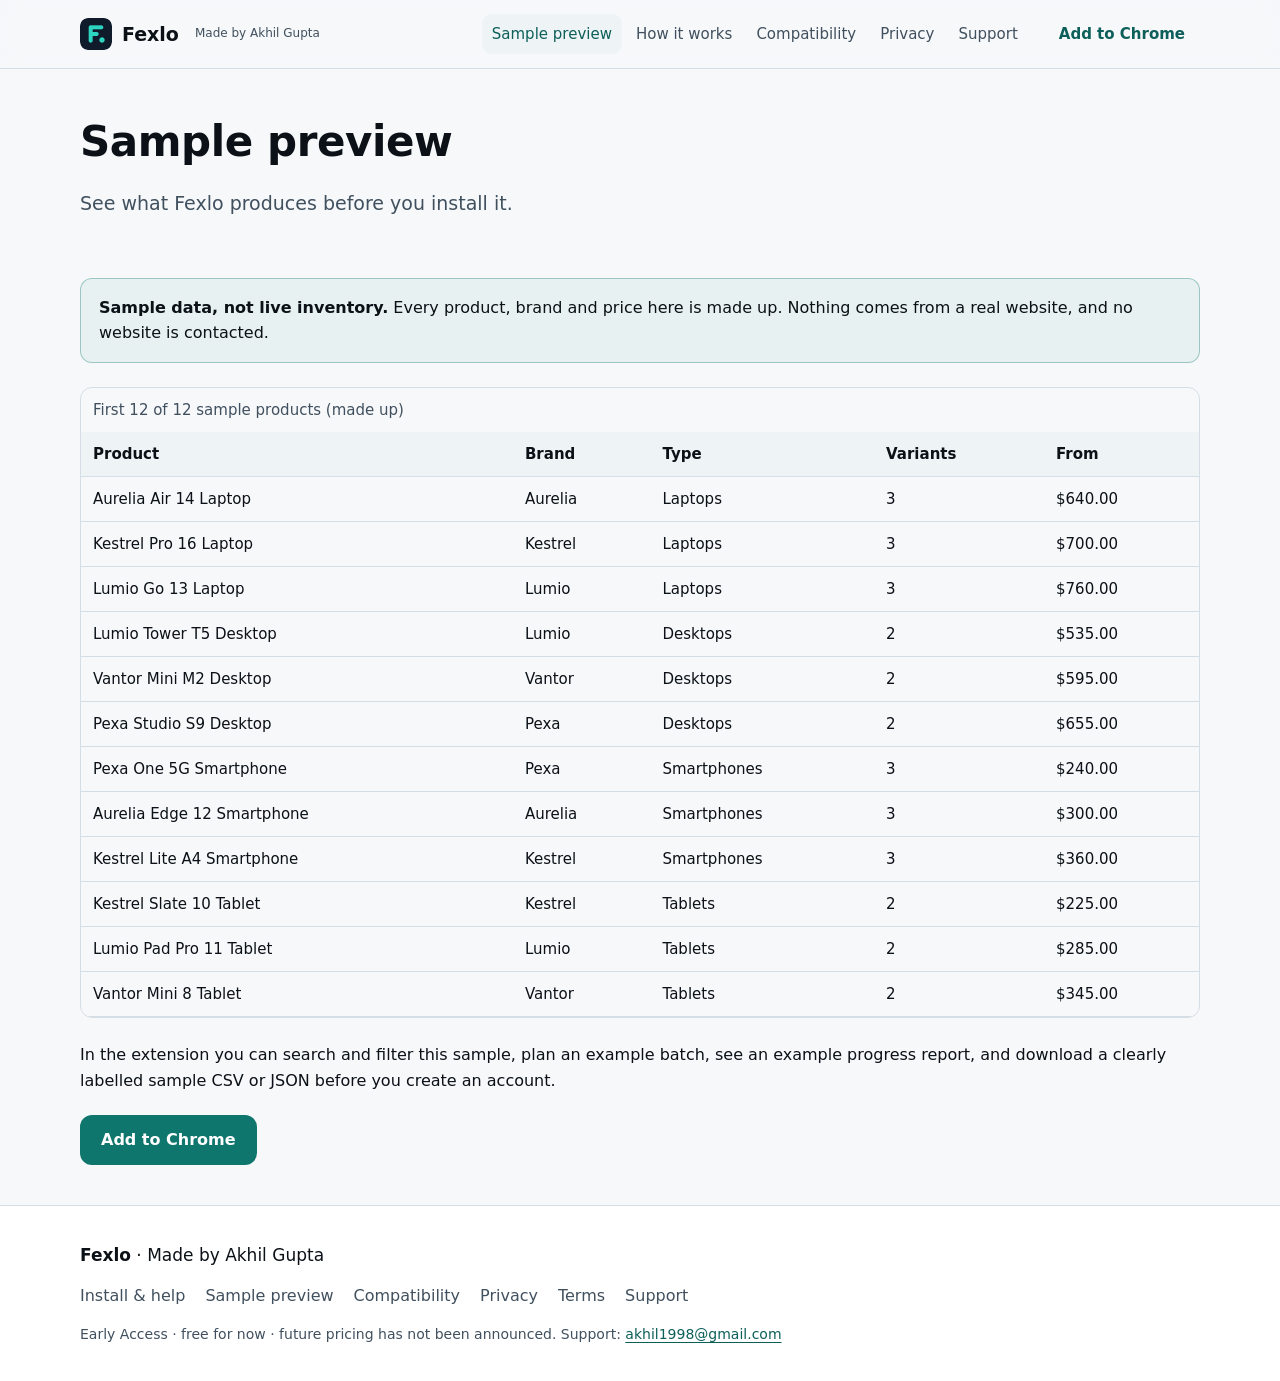
<file: sample.html>
<!doctype html>
<html lang="en">
<head>
<meta charset="utf-8">
<meta name="viewport" content="width=device-width, initial-scale=1">
<meta http-equiv="Content-Security-Policy" content="default-src 'none'; style-src 'self'; script-src 'self'; img-src 'self' data:; connect-src 'none'; base-uri 'none'; form-action 'none'">
<meta name="referrer" content="no-referrer">
<meta name="description" content="A made-up sample of what Fexlo produces. Products and prices are not live inventory.">


<link rel="canonical" href="https://akhilguptahub.github.io/fexlo-public-info/sample.html">
<meta property="og:url" content="https://akhilguptahub.github.io/fexlo-public-info/sample.html">
<meta property="og:site_name" content="Fexlo">
<meta property="og:type" content="website">
<meta property="og:title" content="Sample preview - Fexlo">
<meta property="og:description" content="A made-up sample of what Fexlo produces. Products and prices are not live inventory.">
<meta property="og:image" content="https://akhilguptahub.github.io/fexlo-public-info/assets/img/og.png">
<meta name="twitter:card" content="summary_large_image">
<link rel="icon" href="assets/img/icon-128.png" type="image/png">
<link rel="stylesheet" href="assets/site.css">
<title>Sample preview - Fexlo</title>
</head>
<body>
<a class="skip" href="#main">Skip to content</a>
<header class="site-header"><div class="wrap bar">
<a class="brand" href="index.html"><img src="assets/img/icon-128.png" alt="" width="32" height="32"><span>Fexlo</span><small>Made by Akhil Gupta</small></a>
<nav class="nav" aria-label="Main"><a href="sample.html" aria-current="page">Sample preview</a><a href="index.html#how">How it works</a><a href="compatibility.html">Compatibility</a><a href="privacy.html">Privacy</a><a href="support.html">Support</a></nav>
<a class="btn small" href="https://chromewebstore.google.com/detail/fexlo/kklmomfoohafpghcfpenhpkfamjjnphf" target="_blank" rel="noopener noreferrer">Add to Chrome</a>
</div></header>
<main id="main"><div class="wrap">
<div class="page-head"><h1>Sample preview</h1><p class="lead">See what Fexlo produces before you install it.</p></div>
<div class="notice"><strong>Sample data, not live inventory.</strong> Every product, brand and price here is made up. Nothing comes from a real website, and no website is contacted.</div>
<div class="table-scroll"><table><caption>First 12 of 12 sample products (made up)</caption><thead><tr><th scope="col">Product</th><th scope="col">Brand</th><th scope="col">Type</th><th scope="col">Variants</th><th scope="col">From</th></tr></thead><tbody>
<tr><td>Aurelia Air 14 Laptop</td><td>Aurelia</td><td>Laptops</td><td>3</td><td>$640.00</td></tr>
<tr><td>Kestrel Pro 16 Laptop</td><td>Kestrel</td><td>Laptops</td><td>3</td><td>$700.00</td></tr>
<tr><td>Lumio Go 13 Laptop</td><td>Lumio</td><td>Laptops</td><td>3</td><td>$760.00</td></tr>
<tr><td>Lumio Tower T5 Desktop</td><td>Lumio</td><td>Desktops</td><td>2</td><td>$535.00</td></tr>
<tr><td>Vantor Mini M2 Desktop</td><td>Vantor</td><td>Desktops</td><td>2</td><td>$595.00</td></tr>
<tr><td>Pexa Studio S9 Desktop</td><td>Pexa</td><td>Desktops</td><td>2</td><td>$655.00</td></tr>
<tr><td>Pexa One 5G Smartphone</td><td>Pexa</td><td>Smartphones</td><td>3</td><td>$240.00</td></tr>
<tr><td>Aurelia Edge 12 Smartphone</td><td>Aurelia</td><td>Smartphones</td><td>3</td><td>$300.00</td></tr>
<tr><td>Kestrel Lite A4 Smartphone</td><td>Kestrel</td><td>Smartphones</td><td>3</td><td>$360.00</td></tr>
<tr><td>Kestrel Slate 10 Tablet</td><td>Kestrel</td><td>Tablets</td><td>2</td><td>$225.00</td></tr>
<tr><td>Lumio Pad Pro 11 Tablet</td><td>Lumio</td><td>Tablets</td><td>2</td><td>$285.00</td></tr>
<tr><td>Vantor Mini 8 Tablet</td><td>Vantor</td><td>Tablets</td><td>2</td><td>$345.00</td></tr>
</tbody></table></div>
<p>In the extension you can search and filter this sample, plan an example batch, see an example progress report, and download a clearly labelled sample CSV or JSON before you create an account.</p>
<div class="cta-row"><a class="btn primary" href="https://chromewebstore.google.com/detail/fexlo/kklmomfoohafpghcfpenhpkfamjjnphf" target="_blank" rel="noopener noreferrer">Add to Chrome</a></div>
</div></main>
<footer class="site-footer"><div class="wrap foot">
<p class="foot-brand"><strong>Fexlo</strong> · Made by Akhil Gupta</p>
<nav class="foot-nav" aria-label="Footer">
<a href="install.html">Install &amp; help</a><a href="sample.html">Sample preview</a><a href="compatibility.html">Compatibility</a><a href="privacy.html">Privacy</a><a href="terms.html">Terms</a><a href="support.html">Support</a>
</nav>
<p class="fine">Early Access · free for now · future pricing has not been announced. Support: <a href="mailto:akhil1998@gmail.com">akhil1998@gmail.com</a></p>
</div></footer>

</body>
</html>
</file>
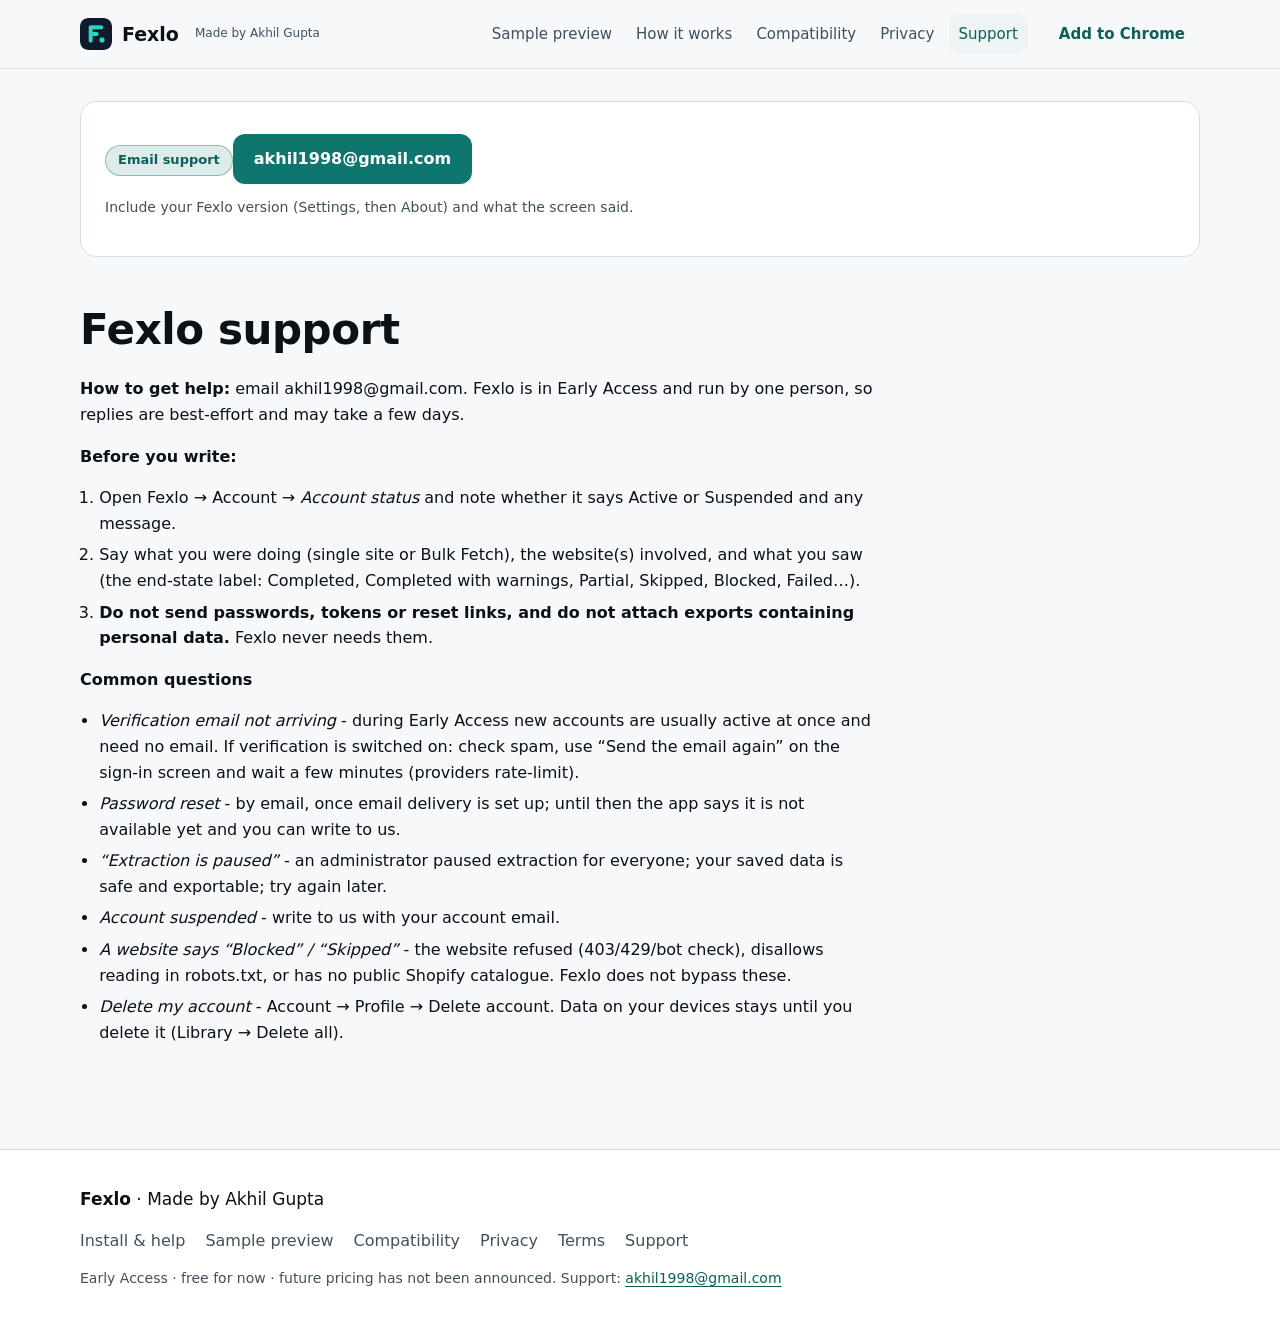
<file: support.html>
<!doctype html>
<html lang="en">
<head>
<meta charset="utf-8">
<meta name="viewport" content="width=device-width, initial-scale=1">
<meta http-equiv="Content-Security-Policy" content="default-src 'none'; style-src 'self'; script-src 'self'; img-src 'self' data:; connect-src 'none'; base-uri 'none'; form-action 'none'">
<meta name="referrer" content="no-referrer">
<meta name="description" content="How to get help with Fexlo and what to include in a support request.">


<link rel="canonical" href="https://akhilguptahub.github.io/fexlo-public-info/support.html">
<meta property="og:url" content="https://akhilguptahub.github.io/fexlo-public-info/support.html">
<meta property="og:site_name" content="Fexlo">
<meta property="og:type" content="website">
<meta property="og:title" content="Support - Fexlo">
<meta property="og:description" content="How to get help with Fexlo and what to include in a support request.">
<meta property="og:image" content="https://akhilguptahub.github.io/fexlo-public-info/assets/img/og.png">
<meta name="twitter:card" content="summary_large_image">
<link rel="icon" href="assets/img/icon-128.png" type="image/png">
<link rel="stylesheet" href="assets/site.css">
<title>Support - Fexlo</title>
</head>
<body>
<a class="skip" href="#main">Skip to content</a>
<header class="site-header"><div class="wrap bar">
<a class="brand" href="index.html"><img src="assets/img/icon-128.png" alt="" width="32" height="32"><span>Fexlo</span><small>Made by Akhil Gupta</small></a>
<nav class="nav" aria-label="Main"><a href="sample.html">Sample preview</a><a href="index.html#how">How it works</a><a href="compatibility.html">Compatibility</a><a href="privacy.html">Privacy</a><a href="support.html" aria-current="page">Support</a></nav>
<a class="btn small" href="https://chromewebstore.google.com/detail/fexlo/kklmomfoohafpghcfpenhpkfamjjnphf" target="_blank" rel="noopener noreferrer">Add to Chrome</a>
</div></header>
<main id="main"><div class="wrap">
<div class="support-card"><p class="eyebrow">Email support</p><a class="btn primary" href="mailto:akhil1998@gmail.com">akhil1998@gmail.com</a><p class="fine">Include your Fexlo version (Settings, then About) and what the screen said.</p></div>
<article class="doc"><h1>Fexlo support</h1>
<p><strong>How to get help:</strong> email akhil1998@gmail.com. Fexlo is in Early Access and run by one person, so replies are best-effort and may take a few days.</p>
<p><strong>Before you write:</strong></p>
<ol><li>Open Fexlo → Account → <em>Account status</em> and note whether it says Active or Suspended and any message.</li><li>Say what you were doing (single site or Bulk Fetch), the website(s) involved, and what you saw (the end-state label: Completed, Completed with warnings, Partial, Skipped, Blocked, Failed…).</li><li><strong>Do not send passwords, tokens or reset links, and do not attach exports containing personal data.</strong> Fexlo never needs them.</li></ol>
<p><strong>Common questions</strong></p>
<ul><li><em>Verification email not arriving</em> - during Early Access new accounts are usually active at once and need no email. If verification is switched on: check spam, use “Send the email again” on the sign-in screen and wait a few minutes (providers rate-limit).</li><li><em>Password reset</em> - by email, once email delivery is set up; until then the app says it is not available yet and you can write to us.</li><li><em>“Extraction is paused”</em> - an administrator paused extraction for everyone; your saved data is safe and exportable; try again later.</li><li><em>Account suspended</em> - write to us with your account email.</li><li><em>A website says “Blocked” / “Skipped”</em> - the website refused (403/429/bot check), disallows reading in robots.txt, or has no public Shopify catalogue. Fexlo does not bypass these.</li><li><em>Delete my account</em> - Account → Profile → Delete account. Data on your devices stays until you delete it (Library → Delete all).</li></ul></article>
</div></main>
<footer class="site-footer"><div class="wrap foot">
<p class="foot-brand"><strong>Fexlo</strong> · Made by Akhil Gupta</p>
<nav class="foot-nav" aria-label="Footer">
<a href="install.html">Install &amp; help</a><a href="sample.html">Sample preview</a><a href="compatibility.html">Compatibility</a><a href="privacy.html">Privacy</a><a href="terms.html">Terms</a><a href="support.html">Support</a>
</nav>
<p class="fine">Early Access · free for now · future pricing has not been announced. Support: <a href="mailto:akhil1998@gmail.com">akhil1998@gmail.com</a></p>
</div></footer>

</body>
</html>
</file>
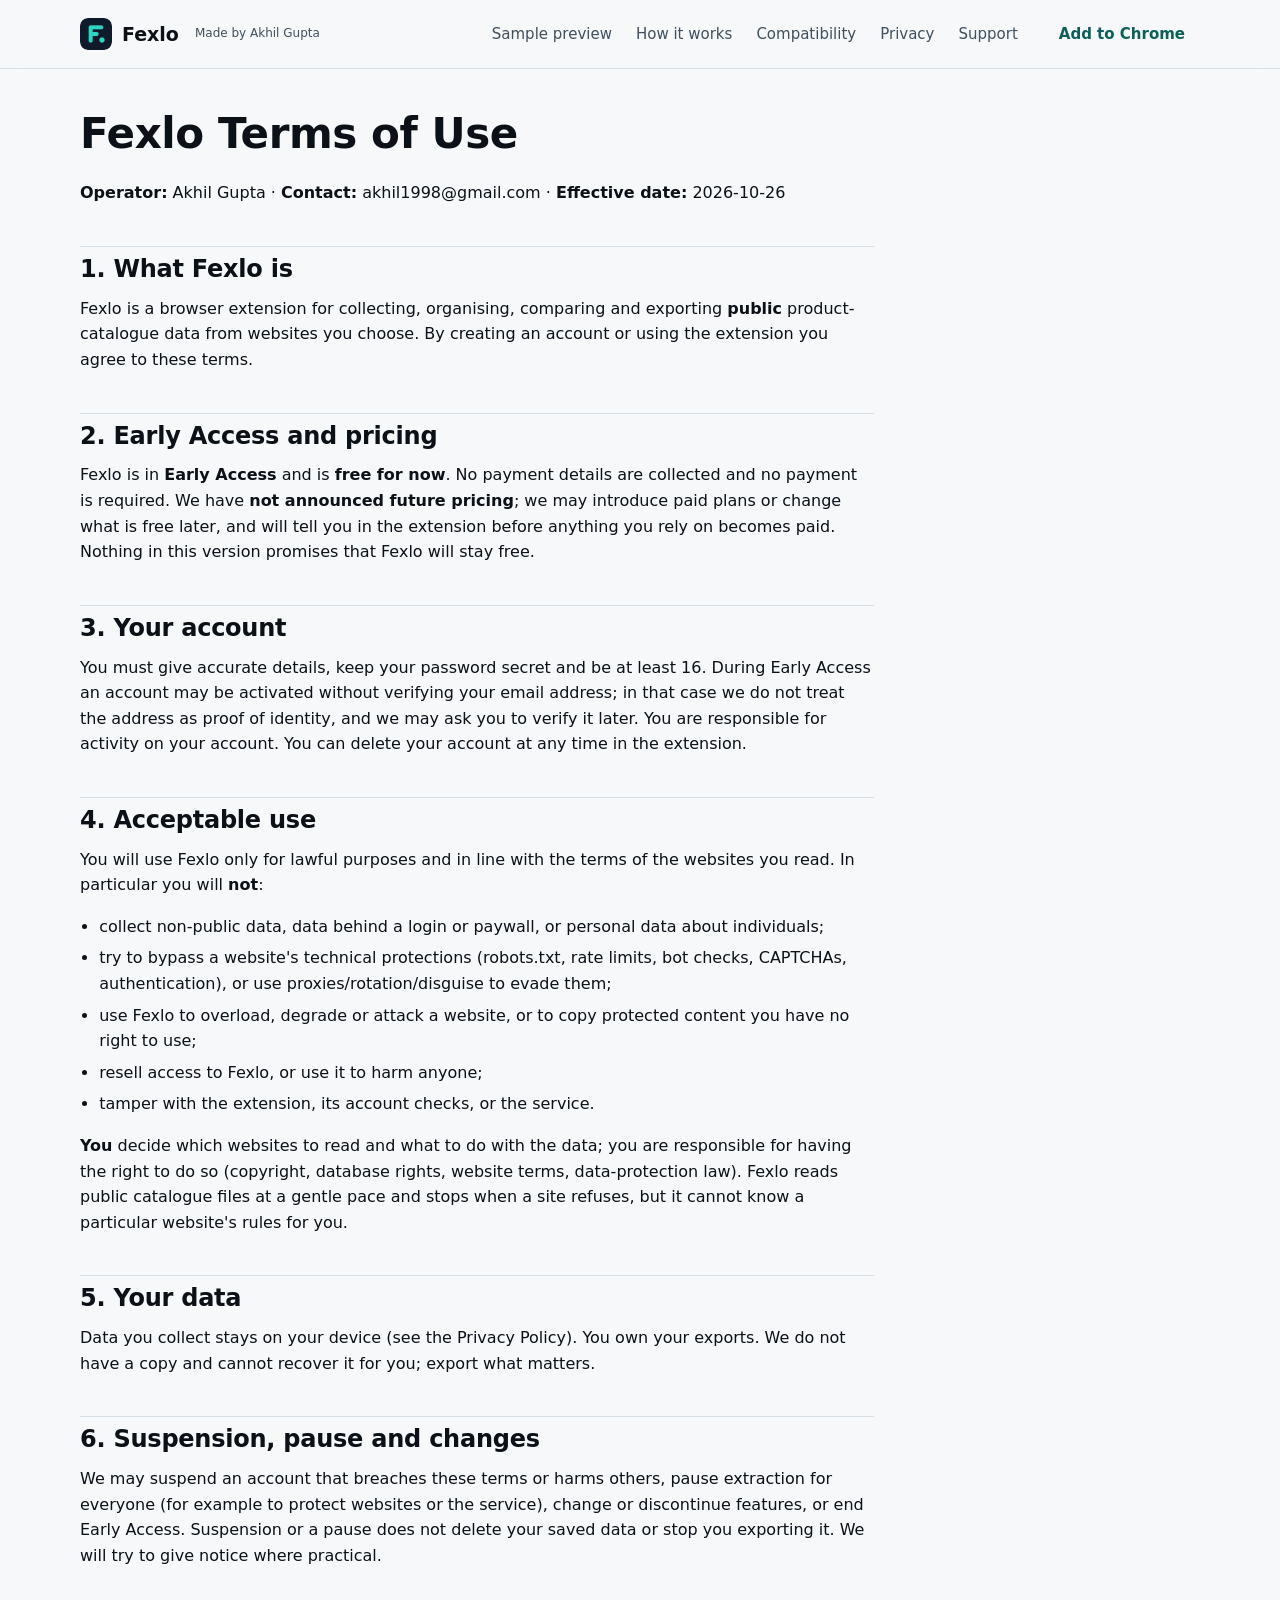
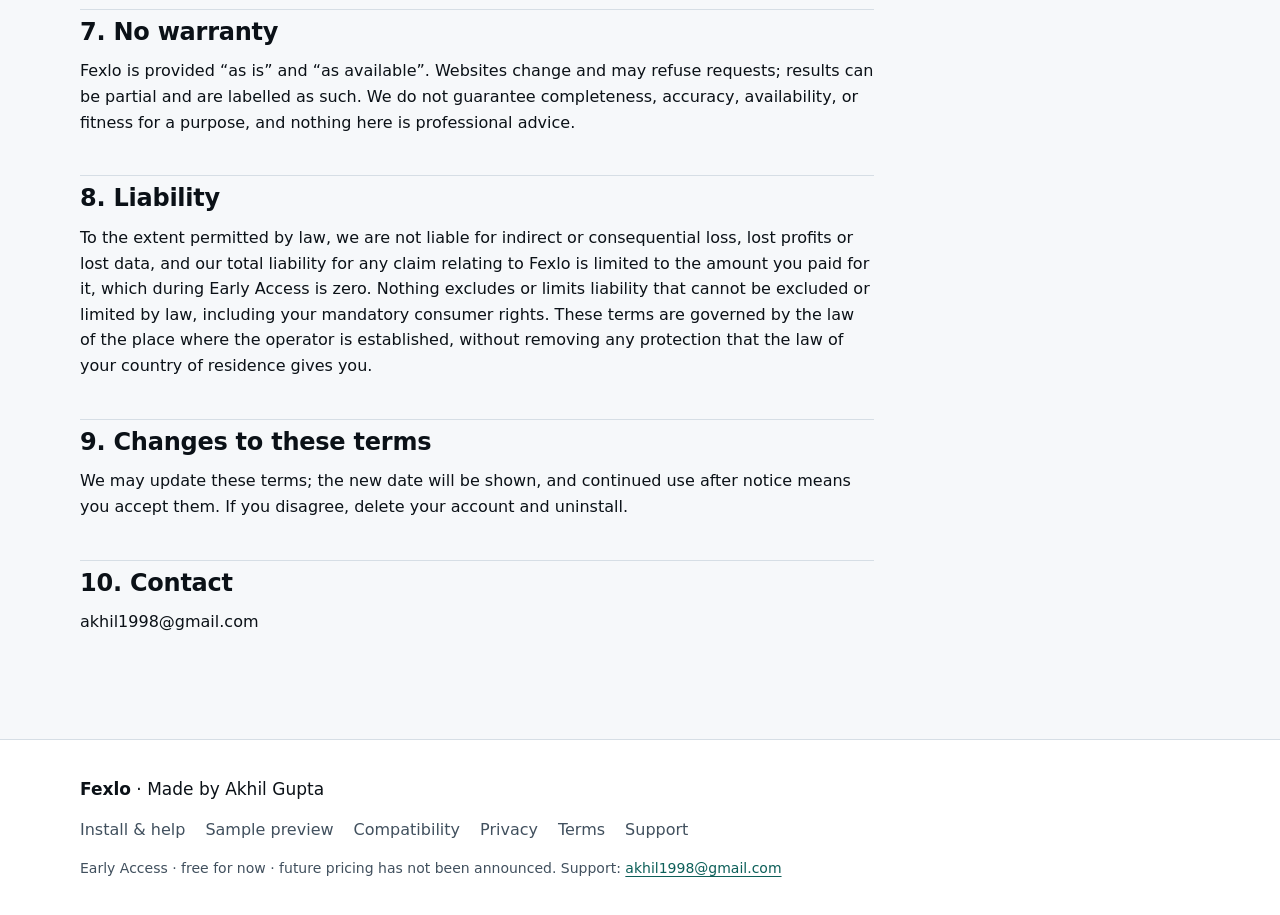
<file: terms.html>
<!doctype html>
<html lang="en">
<head>
<meta charset="utf-8">
<meta name="viewport" content="width=device-width, initial-scale=1">
<meta http-equiv="Content-Security-Policy" content="default-src 'none'; style-src 'self'; script-src 'self'; img-src 'self' data:; connect-src 'none'; base-uri 'none'; form-action 'none'">
<meta name="referrer" content="no-referrer">
<meta name="description" content="The terms for using Fexlo.">


<link rel="canonical" href="https://akhilguptahub.github.io/fexlo-public-info/terms.html">
<meta property="og:url" content="https://akhilguptahub.github.io/fexlo-public-info/terms.html">
<meta property="og:site_name" content="Fexlo">
<meta property="og:type" content="website">
<meta property="og:title" content="Terms of use - Fexlo">
<meta property="og:description" content="The terms for using Fexlo.">
<meta property="og:image" content="https://akhilguptahub.github.io/fexlo-public-info/assets/img/og.png">
<meta name="twitter:card" content="summary_large_image">
<link rel="icon" href="assets/img/icon-128.png" type="image/png">
<link rel="stylesheet" href="assets/site.css">
<title>Terms of use - Fexlo</title>
</head>
<body>
<a class="skip" href="#main">Skip to content</a>
<header class="site-header"><div class="wrap bar">
<a class="brand" href="index.html"><img src="assets/img/icon-128.png" alt="" width="32" height="32"><span>Fexlo</span><small>Made by Akhil Gupta</small></a>
<nav class="nav" aria-label="Main"><a href="sample.html">Sample preview</a><a href="index.html#how">How it works</a><a href="compatibility.html">Compatibility</a><a href="privacy.html">Privacy</a><a href="support.html">Support</a></nav>
<a class="btn small" href="https://chromewebstore.google.com/detail/fexlo/kklmomfoohafpghcfpenhpkfamjjnphf" target="_blank" rel="noopener noreferrer">Add to Chrome</a>
</div></header>
<main id="main"><div class="wrap">
<article class="doc legal"><h1>Fexlo Terms of Use</h1>
<p><strong>Operator:</strong> Akhil Gupta · <strong>Contact:</strong> akhil1998@gmail.com · <strong>Effective date:</strong> 2026-10-26</p>
<h2>1. What Fexlo is</h2>
<p>Fexlo is a browser extension for collecting, organising, comparing and exporting <strong>public</strong> product-catalogue data from websites you choose. By creating an account or using the extension you agree to these terms.</p>
<h2>2. Early Access and pricing</h2>
<p>Fexlo is in <strong>Early Access</strong> and is <strong>free for now</strong>. No payment details are collected and no payment is required. We have <strong>not announced future pricing</strong>; we may introduce paid plans or change what is free later, and will tell you in the extension before anything you rely on becomes paid. Nothing in this version promises that Fexlo will stay free.</p>
<h2>3. Your account</h2>
<p>You must give accurate details, keep your password secret and be at least 16. During Early Access an account may be activated without verifying your email address; in that case we do not treat the address as proof of identity, and we may ask you to verify it later. You are responsible for activity on your account. You can delete your account at any time in the extension.</p>
<h2>4. Acceptable use</h2>
<p>You will use Fexlo only for lawful purposes and in line with the terms of the websites you read. In particular you will <strong>not</strong>:</p>
<ul><li>collect non-public data, data behind a login or paywall, or personal data about individuals;</li><li>try to bypass a website's technical protections (robots.txt, rate limits, bot checks, CAPTCHAs, authentication), or use proxies/rotation/disguise to evade them;</li><li>use Fexlo to overload, degrade or attack a website, or to copy protected content you have no right to use;</li><li>resell access to Fexlo, or use it to harm anyone;</li><li>tamper with the extension, its account checks, or the service.</li></ul>
<p><strong>You</strong> decide which websites to read and what to do with the data; you are responsible for having the right to do so (copyright, database rights, website terms, data-protection law). Fexlo reads public catalogue files at a gentle pace and stops when a site refuses, but it cannot know a particular website's rules for you.</p>
<h2>5. Your data</h2>
<p>Data you collect stays on your device (see the Privacy Policy). You own your exports. We do not have a copy and cannot recover it for you; export what matters.</p>
<h2>6. Suspension, pause and changes</h2>
<p>We may suspend an account that breaches these terms or harms others, pause extraction for everyone (for example to protect websites or the service), change or discontinue features, or end Early Access. Suspension or a pause does not delete your saved data or stop you exporting it. We will try to give notice where practical.</p>
<h2>7. No warranty</h2>
<p>Fexlo is provided “as is” and “as available”. Websites change and may refuse requests; results can be partial and are labelled as such. We do not guarantee completeness, accuracy, availability, or fitness for a purpose, and nothing here is professional advice.</p>
<h2>8. Liability</h2>
<p>To the extent permitted by law, we are not liable for indirect or consequential loss, lost profits or lost data, and our total liability for any claim relating to Fexlo is limited to the amount you paid for it, which during Early Access is zero. Nothing excludes or limits liability that cannot be excluded or limited by law, including your mandatory consumer rights. These terms are governed by the law of the place where the operator is established, without removing any protection that the law of your country of residence gives you.</p>
<h2>9. Changes to these terms</h2>
<p>We may update these terms; the new date will be shown, and continued use after notice means you accept them. If you disagree, delete your account and uninstall.</p>
<h2>10. Contact</h2>
<p>akhil1998@gmail.com</p></article>
</div></main>
<footer class="site-footer"><div class="wrap foot">
<p class="foot-brand"><strong>Fexlo</strong> · Made by Akhil Gupta</p>
<nav class="foot-nav" aria-label="Footer">
<a href="install.html">Install &amp; help</a><a href="sample.html">Sample preview</a><a href="compatibility.html">Compatibility</a><a href="privacy.html">Privacy</a><a href="terms.html">Terms</a><a href="support.html">Support</a>
</nav>
<p class="fine">Early Access · free for now · future pricing has not been announced. Support: <a href="mailto:akhil1998@gmail.com">akhil1998@gmail.com</a></p>
</div></footer>

</body>
</html>
</file>
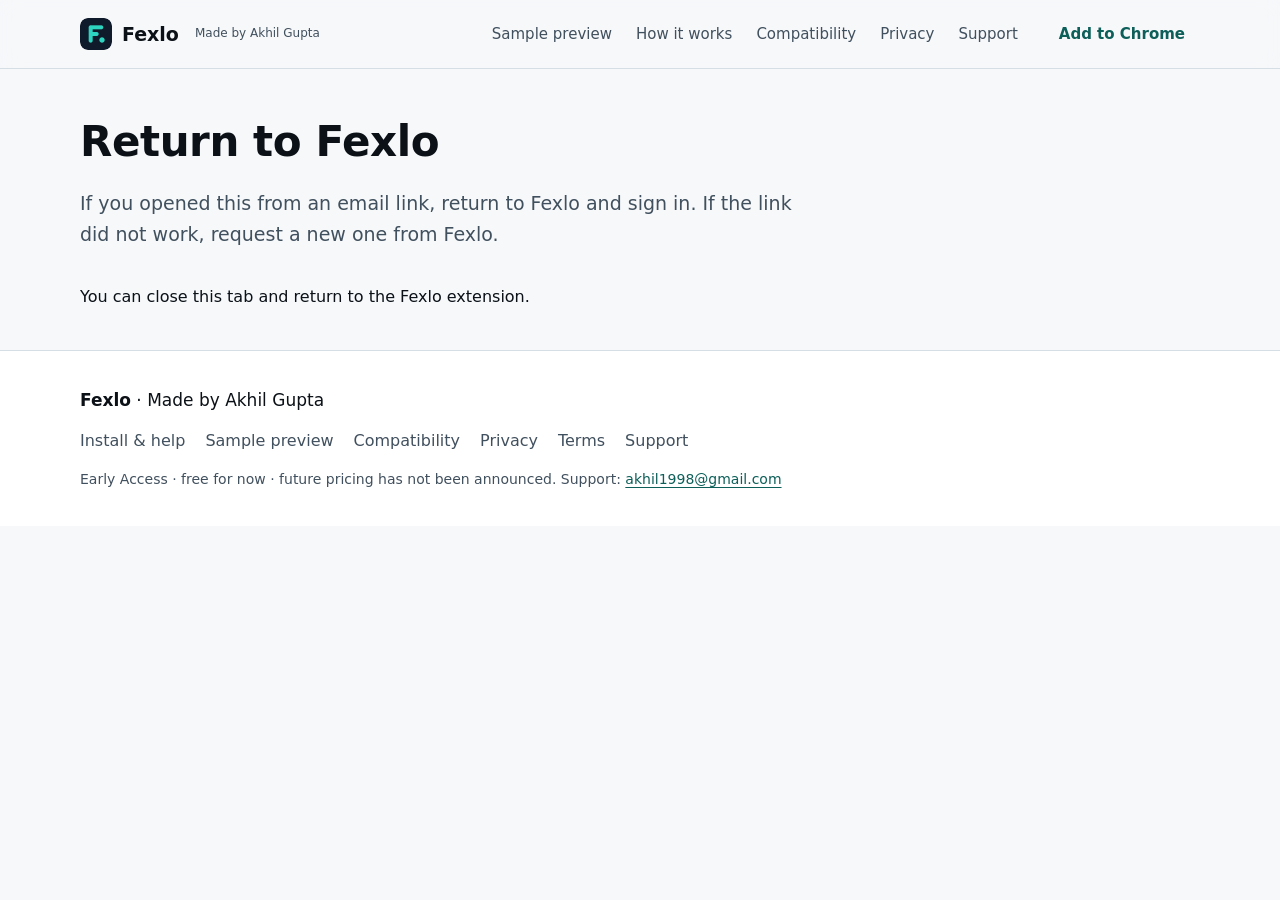
<file: auth/callback.html>
<!doctype html>
<html lang="en">
<head>
<meta charset="utf-8">
<meta name="viewport" content="width=device-width, initial-scale=1">
<meta http-equiv="Content-Security-Policy" content="default-src 'none'; style-src 'self'; script-src 'self'; img-src 'self' data:; connect-src 'none'; base-uri 'none'; form-action 'none'">
<meta name="referrer" content="no-referrer">
<meta name="description" content="Confirmation page for Fexlo account emails.">
<meta name="robots" content="noindex">


<meta property="og:site_name" content="Fexlo">
<meta property="og:type" content="website">
<meta property="og:title" content="Email confirmation - Fexlo">
<meta property="og:description" content="Confirmation page for Fexlo account emails.">

<meta name="twitter:card" content="summary_large_image">
<link rel="icon" href="../assets/img/icon-128.png" type="image/png">
<link rel="stylesheet" href="../assets/site.css">
<title>Email confirmation - Fexlo</title>
</head>
<body>
<a class="skip" href="#main">Skip to content</a>
<header class="site-header"><div class="wrap bar">
<a class="brand" href="../index.html"><img src="../assets/img/icon-128.png" alt="" width="32" height="32"><span>Fexlo</span><small>Made by Akhil Gupta</small></a>
<nav class="nav" aria-label="Main"><a href="../sample.html">Sample preview</a><a href="../index.html#how">How it works</a><a href="../compatibility.html">Compatibility</a><a href="../privacy.html">Privacy</a><a href="../support.html">Support</a></nav>
<a class="btn small" href="https://chromewebstore.google.com/detail/fexlo/kklmomfoohafpghcfpenhpkfamjjnphf" target="_blank" rel="noopener noreferrer">Add to Chrome</a>
</div></header>
<main id="main"><div class="wrap">
<div class="page-head"><h1 id="cb-title">One moment…</h1><p id="cb-text" class="lead" role="status">Checking your link.</p></div>
<p>You can close this tab and return to the Fexlo extension.</p>
</div></main>
<footer class="site-footer"><div class="wrap foot">
<p class="foot-brand"><strong>Fexlo</strong> · Made by Akhil Gupta</p>
<nav class="foot-nav" aria-label="Footer">
<a href="../install.html">Install &amp; help</a><a href="../sample.html">Sample preview</a><a href="../compatibility.html">Compatibility</a><a href="../privacy.html">Privacy</a><a href="../terms.html">Terms</a><a href="../support.html">Support</a>
</nav>
<p class="fine">Early Access · free for now · future pricing has not been announced. Support: <a href="mailto:akhil1998@gmail.com">akhil1998@gmail.com</a></p>
</div></footer>
<script src="../assets/callback.js"></script>
</body>
</html>
</file>
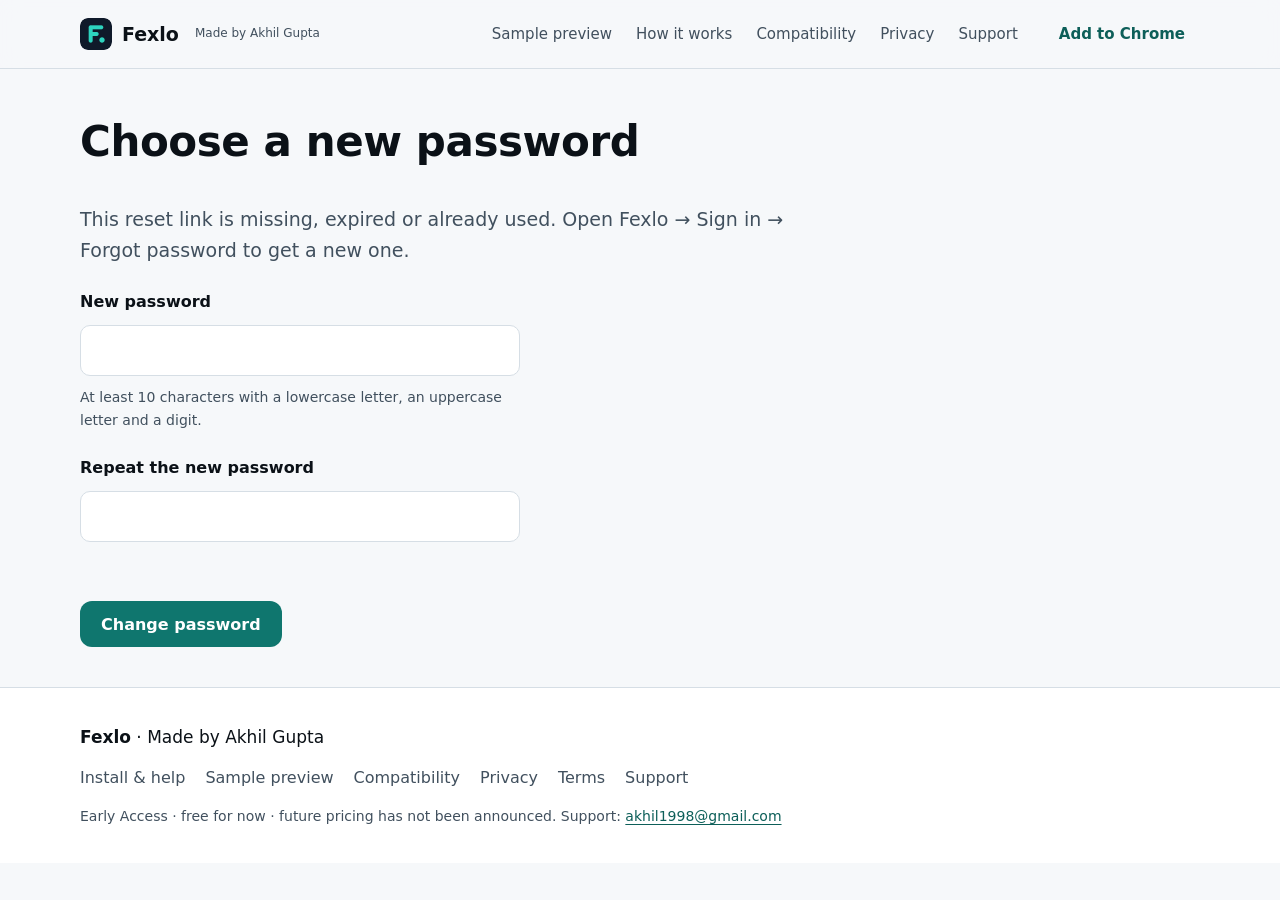
<file: auth/reset.html>
<!doctype html>
<html lang="en">
<head>
<meta charset="utf-8">
<meta name="viewport" content="width=device-width, initial-scale=1">
<meta http-equiv="Content-Security-Policy" content="default-src 'none'; style-src 'self'; script-src 'self'; img-src 'self' data:; connect-src https://*.supabase.co; base-uri 'none'; form-action 'none'">
<meta name="referrer" content="no-referrer">
<meta name="description" content="Choose a new password for your Fexlo account.">
<meta name="robots" content="noindex">


<meta property="og:site_name" content="Fexlo">
<meta property="og:type" content="website">
<meta property="og:title" content="Choose a new password - Fexlo">
<meta property="og:description" content="Choose a new password for your Fexlo account.">

<meta name="twitter:card" content="summary_large_image">
<link rel="icon" href="../assets/img/icon-128.png" type="image/png">
<link rel="stylesheet" href="../assets/site.css">
<title>Choose a new password - Fexlo</title>
</head>
<body>
<a class="skip" href="#main">Skip to content</a>
<header class="site-header"><div class="wrap bar">
<a class="brand" href="../index.html"><img src="../assets/img/icon-128.png" alt="" width="32" height="32"><span>Fexlo</span><small>Made by Akhil Gupta</small></a>
<nav class="nav" aria-label="Main"><a href="../sample.html">Sample preview</a><a href="../index.html#how">How it works</a><a href="../compatibility.html">Compatibility</a><a href="../privacy.html">Privacy</a><a href="../support.html">Support</a></nav>
<a class="btn small" href="https://chromewebstore.google.com/detail/fexlo/kklmomfoohafpghcfpenhpkfamjjnphf" target="_blank" rel="noopener noreferrer">Add to Chrome</a>
</div></header>
<main id="main"><div class="wrap">
<div class="page-head"><h1>Choose a new password</h1></div>
<p id="rs-status" class="lead" role="status"></p>
<form id="rs-form" class="auth-form" novalidate>
<label for="rs-pass">New password</label><input id="rs-pass" type="password" autocomplete="new-password" required aria-describedby="rs-rules rs-err">
<p id="rs-rules" class="fine">At least 10 characters with a lowercase letter, an uppercase letter and a digit.</p>
<label for="rs-pass2">Repeat the new password</label><input id="rs-pass2" type="password" autocomplete="new-password" required>
<p id="rs-err" class="err" role="alert"></p>
<button id="rs-submit" class="btn primary" type="submit">Change password</button>
</form>
</div></main>
<footer class="site-footer"><div class="wrap foot">
<p class="foot-brand"><strong>Fexlo</strong> · Made by Akhil Gupta</p>
<nav class="foot-nav" aria-label="Footer">
<a href="../install.html">Install &amp; help</a><a href="../sample.html">Sample preview</a><a href="../compatibility.html">Compatibility</a><a href="../privacy.html">Privacy</a><a href="../terms.html">Terms</a><a href="../support.html">Support</a>
</nav>
<p class="fine">Early Access · free for now · future pricing has not been announced. Support: <a href="mailto:akhil1998@gmail.com">akhil1998@gmail.com</a></p>
</div></footer>
<script src="../assets/config.js"></script>
<script src="../assets/reset.js"></script>
</body>
</html>
</file>
<file: assets/site.css>
/* Fexlo public website. Static, no external fonts or scripts. Colours are tokens; light mode is a fallback. */
:root {
  color-scheme: dark;
  --bg: #0b1117;
  --surface: #111a23;
  --surface-2: #162230;
  --line: #22313f;
  --text: #f4f7f9;
  --muted: #b3c0cb;
  --accent: #2dd4bf;
  --accent-strong: #5eead4;
  --accent-fg: #04201c;
  --danger: #ff9a90;
  --focus: #67e8f9;
  --shadow: 0 18px 50px rgba(0, 0, 0, .35);
  --radius: 16px;
  --max: 1120px;
  --gutter: 24px;
}
@media (prefers-color-scheme: light) {
  :root:not([data-theme="dark"]) {
    color-scheme: light;
    --bg: #f6f8fa;
    --surface: #ffffff;
    --surface-2: #eef3f6;
    --line: #d6dee5;
    --text: #0b1117;
    --muted: #41505e;
    --accent: #0f766e;
    --accent-strong: #0d5f59;
    --accent-fg: #ffffff;
    --danger: #b42318;
    --focus: #0e7490;
    --shadow: 0 12px 32px rgba(11, 17, 23, .08);
  }
}
* { box-sizing: border-box; }
html { -webkit-text-size-adjust: 100%; }
body { margin: 0; background: var(--bg); color: var(--text); font: 16px/1.6 system-ui, -apple-system, "Segoe UI", Roboto, Helvetica, Arial, sans-serif; }
img { max-width: 100%; height: auto; display: block; }
a { color: var(--accent-strong); text-underline-offset: 3px; }
h1, h2, h3 { line-height: 1.2; letter-spacing: -.01em; margin: 0 0 .5em; }
h1 { font-size: clamp(30px, 4.6vw, 52px); font-weight: 800; }
h2 { font-size: clamp(24px, 3vw, 34px); font-weight: 750; }
h3 { font-size: 18px; font-weight: 700; }
p { margin: 0 0 1em; }
ul, ol { padding-left: 1.2em; }
code { font-family: ui-monospace, Consolas, monospace; font-size: .92em; }
:focus-visible { outline: 3px solid var(--focus); outline-offset: 3px; border-radius: 6px; }
.skip { position: absolute; left: 12px; top: -48px; background: var(--accent); color: var(--accent-fg); padding: 10px 14px; border-radius: 10px; font-weight: 700; z-index: 10; }
.skip:focus { top: 12px; }
.wrap { width: min(100% - 2 * var(--gutter), var(--max)); margin-inline: auto; }

/* Header */
.site-header { position: sticky; top: 0; z-index: 5; background: color-mix(in srgb, var(--bg) 88%, transparent); backdrop-filter: blur(10px); border-bottom: 1px solid var(--line); }
.bar { display: flex; align-items: center; gap: 16px; min-height: 68px; flex-wrap: wrap; padding-block: 10px; }
.brand { display: inline-flex; align-items: center; gap: 10px; color: var(--text); text-decoration: none; font-weight: 800; font-size: 19px; }
.brand img { width: 32px; height: 32px; border-radius: 8px; }
.brand small { display: none; color: var(--muted); font-weight: 500; font-size: 12px; margin-left: 6px; }
.nav { display: flex; gap: 4px; flex-wrap: wrap; margin-left: auto; }
.nav a { color: var(--muted); text-decoration: none; padding: 8px 10px; border-radius: 10px; font-size: 15px; }
.nav a:hover { color: var(--text); background: var(--surface-2); }
.nav a[aria-current="page"] { color: var(--accent-strong); background: var(--surface-2); }

/* Buttons */
.btn { display: inline-flex; align-items: center; justify-content: center; gap: 8px; min-height: 46px; padding: 11px 20px; border-radius: 12px; border: 1px solid transparent; text-decoration: none; font-weight: 700; font-size: 16px; cursor: pointer; font-family: inherit; }
.btn.primary { background: var(--accent); color: var(--accent-fg); }
.btn.primary:hover { background: var(--accent-strong); }
.btn.ghost { color: var(--accent-strong); border-color: color-mix(in srgb, var(--accent) 60%, transparent); background: transparent; }
.btn.ghost:hover { background: var(--surface-2); }
.btn.small { min-height: 38px; padding: 8px 14px; font-size: 15px; }
.btn.is-pending { opacity: .7; cursor: not-allowed; background: var(--surface-2); color: var(--muted); border-color: var(--line); }
.cta-row { display: flex; flex-wrap: wrap; gap: 12px; margin: 22px 0 10px; }
.pending { color: var(--muted); font-size: 14px; margin-top: 6px; }
.fine { color: var(--muted); font-size: 14px; }

/* Hero */
.hero { display: grid; grid-template-columns: minmax(0, 1.05fr) minmax(0, 1fr); gap: 48px; align-items: center; padding: 64px 0 40px; }
.eyebrow { display: inline-block; color: var(--accent-strong); background: color-mix(in srgb, var(--accent) 14%, transparent); border: 1px solid color-mix(in srgb, var(--accent) 40%, transparent); padding: 4px 12px; border-radius: 999px; font-size: 13px; font-weight: 700; margin-bottom: 18px; }
.lead { font-size: 19px; color: var(--muted); max-width: 60ch; }
.byline { color: var(--muted); font-size: 15px; margin-top: 18px; }
.byline strong { color: var(--text); }
.shot { margin: 0; }
.frame { border: 1px solid var(--line); border-radius: var(--radius); overflow: hidden; background: var(--surface); box-shadow: var(--shadow); }
.shot figcaption { color: var(--muted); font-size: 14px; margin-top: 10px; }
.facts { list-style: none; display: flex; flex-wrap: wrap; gap: 10px 24px; padding: 0; margin: 0 0 16px; color: var(--muted); font-size: 15px; }
.facts li::before { content: "✓"; color: var(--accent-strong); font-weight: 800; margin-right: 8px; }

/* Sections */
.section { padding: 56px 0; border-top: 1px solid var(--line); }
.steps { list-style: none; padding: 0; display: grid; grid-template-columns: repeat(4, minmax(0, 1fr)); gap: 16px; counter-reset: none; }
.steps li { background: var(--surface); border: 1px solid var(--line); border-radius: var(--radius); padding: 22px; }
.num { display: inline-grid; place-items: center; width: 34px; height: 34px; border-radius: 50%; background: var(--accent); color: var(--accent-fg); font-weight: 800; margin-bottom: 14px; }
.steps p { color: var(--muted); font-size: 15px; margin: 0; }
.cards { display: grid; grid-template-columns: repeat(3, minmax(0, 1fr)); gap: 16px; }
.card { background: var(--surface); border: 1px solid var(--line); border-radius: var(--radius); padding: 24px; box-shadow: var(--shadow); }
.card h3 { color: var(--text); }
.card .use { color: var(--muted); margin-bottom: 10px; }
.card .outcome { color: var(--text); font-size: 15px; margin: 0; padding-top: 12px; border-top: 1px solid var(--line); }
.more { margin-top: 18px; }
.trust { background: linear-gradient(180deg, transparent, color-mix(in srgb, var(--accent) 6%, transparent)); }
.checks { list-style: none; padding: 0; display: grid; gap: 12px; max-width: 80ch; }
.checks li { position: relative; padding-left: 30px; color: var(--text); }
.checks li::before { content: ""; position: absolute; left: 0; top: .55em; width: 12px; height: 12px; border-radius: 50%; background: var(--accent); }
.band { display: flex; flex-wrap: wrap; align-items: center; justify-content: space-between; gap: 24px; background: var(--surface); border: 1px solid var(--line); border-radius: var(--radius); padding: 28px; margin-block: 56px; }
.band p { color: var(--muted); margin: 0; max-width: 62ch; }
.band h2 { margin-bottom: 8px; }
.final { text-align: center; padding: 64px 0 80px; border-top: 1px solid var(--line); }
.final p { color: var(--muted); }
.final .cta-row { justify-content: center; }
details { background: var(--surface); border: 1px solid var(--line); border-radius: 12px; padding: 14px 18px; margin-bottom: 10px; }
summary { cursor: pointer; font-weight: 700; }
details p { color: var(--muted); margin: 10px 0 0; }

/* Footer */
.site-footer { border-top: 1px solid var(--line); background: var(--surface); padding: 36px 0; margin-top: 40px; }
.foot { display: grid; gap: 14px; }
.foot-brand { margin: 0; font-size: 17px; }
.foot-nav { display: flex; flex-wrap: wrap; gap: 8px 20px; }
.foot-nav a { color: var(--muted); text-decoration: none; }
.foot-nav a:hover { color: var(--text); text-decoration: underline; }
.site-footer .fine { margin: 0; }

/* Inner pages */
.page-head { padding: 48px 0 16px; }
.page-head h1 { font-size: clamp(28px, 4vw, 42px); }
.install-cta { background: var(--surface); border: 1px solid var(--line); border-radius: var(--radius); padding: 28px; margin: 40px 0 28px; box-shadow: var(--shadow); }
.install-cta .lead { margin-bottom: 0; }
.notice { background: color-mix(in srgb, var(--accent) 10%, var(--surface)); border: 1px solid color-mix(in srgb, var(--accent) 35%, transparent); border-radius: 12px; padding: 16px 18px; margin: 24px 0; }
.support-card { background: var(--surface); border: 1px solid var(--line); border-radius: var(--radius); padding: 24px; margin: 32px 0 8px; }
.support-card .btn { margin: 8px 0 12px; word-break: break-all; }
.auth-form { display: grid; gap: 10px; max-width: 440px; margin: 24px 0; }
.auth-form label { font-weight: 700; }
.auth-form input { font: inherit; padding: 12px 14px; border-radius: 10px; border: 1px solid var(--line); background: var(--surface); color: var(--text); }
.auth-form .btn { justify-self: start; margin-top: 8px; }
.err { color: var(--danger); min-height: 1.2em; font-size: 14px; }

/* Documents rendered from store/*.md */
.doc { padding: 8px 0 48px; max-width: 78ch; }
.doc h1 { font-size: clamp(28px, 4vw, 42px); margin-top: 32px; }
.doc h2 { font-size: 24px; margin-top: 40px; padding-top: 8px; border-top: 1px solid var(--line); }
.doc h3 { margin-top: 28px; }
.doc li { margin-bottom: 6px; }
.doc a { word-break: break-word; }
.table-scroll { overflow-x: auto; border: 1px solid var(--line); border-radius: 12px; margin: 16px 0 24px; }
table { width: 100%; border-collapse: collapse; font-size: 15px; }
caption { text-align: left; color: var(--muted); padding: 10px 12px; }
th, td { text-align: left; padding: 10px 12px; border-bottom: 1px solid var(--line); vertical-align: top; }
th { background: var(--surface-2); font-weight: 700; }

/* Responsive */
@media (min-width: 900px) { .brand small { display: inline; } }
@media (max-width: 960px) {
  .hero { grid-template-columns: 1fr; gap: 32px; padding-top: 40px; }
  .steps { grid-template-columns: repeat(2, minmax(0, 1fr)); }
  .cards { grid-template-columns: repeat(2, minmax(0, 1fr)); }
}
@media (max-width: 640px) {
  :root { --gutter: 16px; }
  .bar { gap: 10px; }
  .nav { margin-left: 0; width: 100%; order: 3; justify-content: flex-start; gap: 0; }
  .nav a { padding: 6px 8px; font-size: 14px; }
  .btn.small { margin-left: auto; }
  .lead { font-size: 17px; }
  .steps, .cards { grid-template-columns: 1fr; }
  .section { padding: 40px 0; }
  .band { padding: 22px; }
  .btn { width: 100%; }
  .cta-row .btn { width: 100%; }
  .btn.small { width: auto; }
  .hero { padding-top: 28px; }
}
@media (prefers-reduced-motion: no-preference) {
  .btn { transition: background-color .15s ease, transform .12s ease; }
  .btn:hover { transform: translateY(-1px); }
}
@media (prefers-reduced-motion: reduce) {
  * { transition: none !important; animation: none !important; scroll-behavior: auto !important; }
}

/* Motion: short, one-off, CSS only. Content is never hidden without JavaScript; reduced motion turns all of it off. */
@keyframes rise { from { opacity: 0; transform: translateY(14px); } to { opacity: 1; transform: none; } }
@media (prefers-reduced-motion: no-preference) {
  .hero-copy > * { animation: rise .6s cubic-bezier(.2, .7, .2, 1) both; }
  .hero-copy > :nth-child(2) { animation-delay: .06s; }
  .hero-copy > :nth-child(3) { animation-delay: .12s; }
  .hero-copy > :nth-child(4) { animation-delay: .18s; }
  .hero-copy > :nth-child(5) { animation-delay: .24s; }
  .shot { animation: rise .7s .15s cubic-bezier(.2, .7, .2, 1) both; }
  .frame { transition: transform .3s ease, box-shadow .3s ease; }
  .shot:hover .frame { transform: translateY(-4px); box-shadow: 0 26px 60px rgba(0, 0, 0, .45); }
  .facts li { animation: rise .5s both; }
  .facts li:nth-child(2) { animation-delay: .08s; }
  .facts li:nth-child(3) { animation-delay: .16s; }
  .card { transition: transform .2s ease, border-color .2s ease, box-shadow .2s ease; }
  .card:hover { transform: translateY(-3px); border-color: color-mix(in srgb, var(--accent) 50%, var(--line)); }
  .num { transition: transform .25s ease, box-shadow .25s ease; }
  .steps li:hover .num { transform: scale(1.08); box-shadow: 0 0 0 6px color-mix(in srgb, var(--accent) 16%, transparent); }
  .checks li { transition: transform .2s ease; }
  .checks li:hover { transform: translateX(4px); }
  details[open] > p { animation: rise .25s ease both; }
  summary { transition: color .15s ease; }
  summary:hover { color: var(--accent-strong); }
  .btn.primary:active { transform: scale(.98); }
  .brand img { transition: transform .4s cubic-bezier(.2, .7, .2, 1); }
  .brand:hover img { transform: rotate(-6deg) scale(1.06); }
  .nav a { transition: background-color .15s ease, color .15s ease; }
  .is-pending { animation: none !important; background-image: none !important; }
}

/* V3 components */
.btn.big { min-height: 52px; padding: 13px 26px; font-size: 17px; }
.hero { position: relative; }
.callout { position: absolute; background: var(--surface); color: var(--text); border: 1px solid var(--line); border-radius: 999px; padding: 6px 12px; font-size: 13px; font-weight: 600; box-shadow: var(--shadow); white-space: nowrap; }
.shot { position: relative; }
.callout.c1 { top: 14%; left: -4%; }
.callout.c2 { bottom: 18%; right: -2%; }
.callout::before { content: ""; display: inline-block; width: 7px; height: 7px; border-radius: 50%; background: var(--accent); margin-right: 8px; vertical-align: middle; }
.shot-wide { margin-top: 40px; }
.shot-wide .frame { max-width: 900px; }
.flow { position: relative; margin-top: 28px; }
.flow-steps { list-style: none; padding: 0; margin: 0; display: grid; grid-template-columns: repeat(4, minmax(0, 1fr)); gap: 16px; position: relative; z-index: 1; }
.stage { background: var(--surface); border: 1px solid var(--line); border-radius: var(--radius); padding: 22px; transition: border-color .2s ease, background-color .2s ease; }
.stage-icon { display: grid; place-items: center; width: 44px; height: 44px; border-radius: 12px; background: color-mix(in srgb, var(--accent) 16%, transparent); color: var(--accent-strong); margin-bottom: 14px; }
.stage-icon svg, .chapter-icon svg { width: 22px; height: 22px; fill: none; stroke: currentColor; stroke-width: 1.8; stroke-linecap: round; stroke-linejoin: round; }
.stage-no { display: block; font-size: 12px; font-weight: 700; letter-spacing: .08em; text-transform: uppercase; color: var(--muted); margin-bottom: 4px; }
.stage h3 { font-size: 17px; }
.stage p { color: var(--muted); font-size: 15px; margin: 0; }
.flow-line { position: absolute; left: 12.5%; right: 12.5%; top: 45px; height: 2px; background: var(--line); z-index: 0; overflow: hidden; }
.flow-dot { position: absolute; top: -4px; left: 0; width: 10px; height: 10px; border-radius: 50%; background: var(--accent); box-shadow: 0 0 0 4px color-mix(in srgb, var(--accent) 18%, transparent); }
.chapters { display: grid; grid-template-columns: repeat(3, minmax(0, 1fr)); gap: 20px; }
.chapter { display: grid; gap: 12px; align-content: start; }
.chapter-name { display: flex; align-items: center; gap: 10px; margin: 0; font-weight: 800; font-size: 14px; letter-spacing: .08em; text-transform: uppercase; color: var(--accent-strong); }
.chapter-icon { display: inline-grid; place-items: center; width: 32px; height: 32px; border-radius: 10px; background: var(--surface-2); }
.card h3 { margin-bottom: 6px; }
.card p { color: var(--muted); font-size: 15px; margin: 0; }
.card { padding: 20px; }
.checks { gap: 10px; }

@media (prefers-reduced-motion: no-preference) {
  .stage { animation: stage-on 3.2s linear both; }
  .stage-1 { animation-delay: .5s; }
  .stage-2 { animation-delay: 1.1s; }
  .stage-3 { animation-delay: 1.7s; }
  .stage-4 { animation-delay: 2.3s; }
  .flow-dot { animation: flow-x 2.4s cubic-bezier(.45, .05, .55, .95) .4s 1 both; }
  .chapter .card:hover { transform: translateY(-3px); }
}
@keyframes flow-x { from { left: 0; } to { left: calc(100% - 10px); } }
@keyframes flow-y { from { top: 0; } to { top: calc(100% - 10px); } }
@keyframes stage-on {
  0% { border-color: var(--line); }
  10%, 25% { border-color: color-mix(in srgb, var(--accent) 70%, var(--line)); background-color: color-mix(in srgb, var(--accent) 7%, var(--surface)); }
  40%, 100% { border-color: var(--line); background-color: var(--surface); }
}
@media (max-width: 960px) {
  .chapters { grid-template-columns: 1fr; }
  .flow-steps { grid-template-columns: repeat(2, minmax(0, 1fr)); }
  .flow-line { display: none; }
  .callout { position: static; display: inline-block; margin: 10px 0 0; }
  .callout.c2 { margin-left: 8px; }
}
@media (max-width: 640px) {
  .flow-steps { grid-template-columns: 1fr; }
  .flow-line { display: block; left: 43px; right: auto; top: 22px; bottom: 22px; width: 2px; height: auto; }
  .flow-dot { left: -4px; top: 0; }
  @media (prefers-reduced-motion: no-preference) { .flow-dot { animation: flow-y 2.4s cubic-bezier(.45, .05, .55, .95) .4s 1 both; } }
  .stage { display: grid; grid-template-columns: 44px 1fr; column-gap: 14px; align-items: start; }
  .stage-icon { grid-row: span 3; }
  .shot-wide .frame { max-width: 100%; }
}
@media (prefers-reduced-motion: reduce) {
  .stage, .flow-dot { animation: none !important; }
}
</file>
